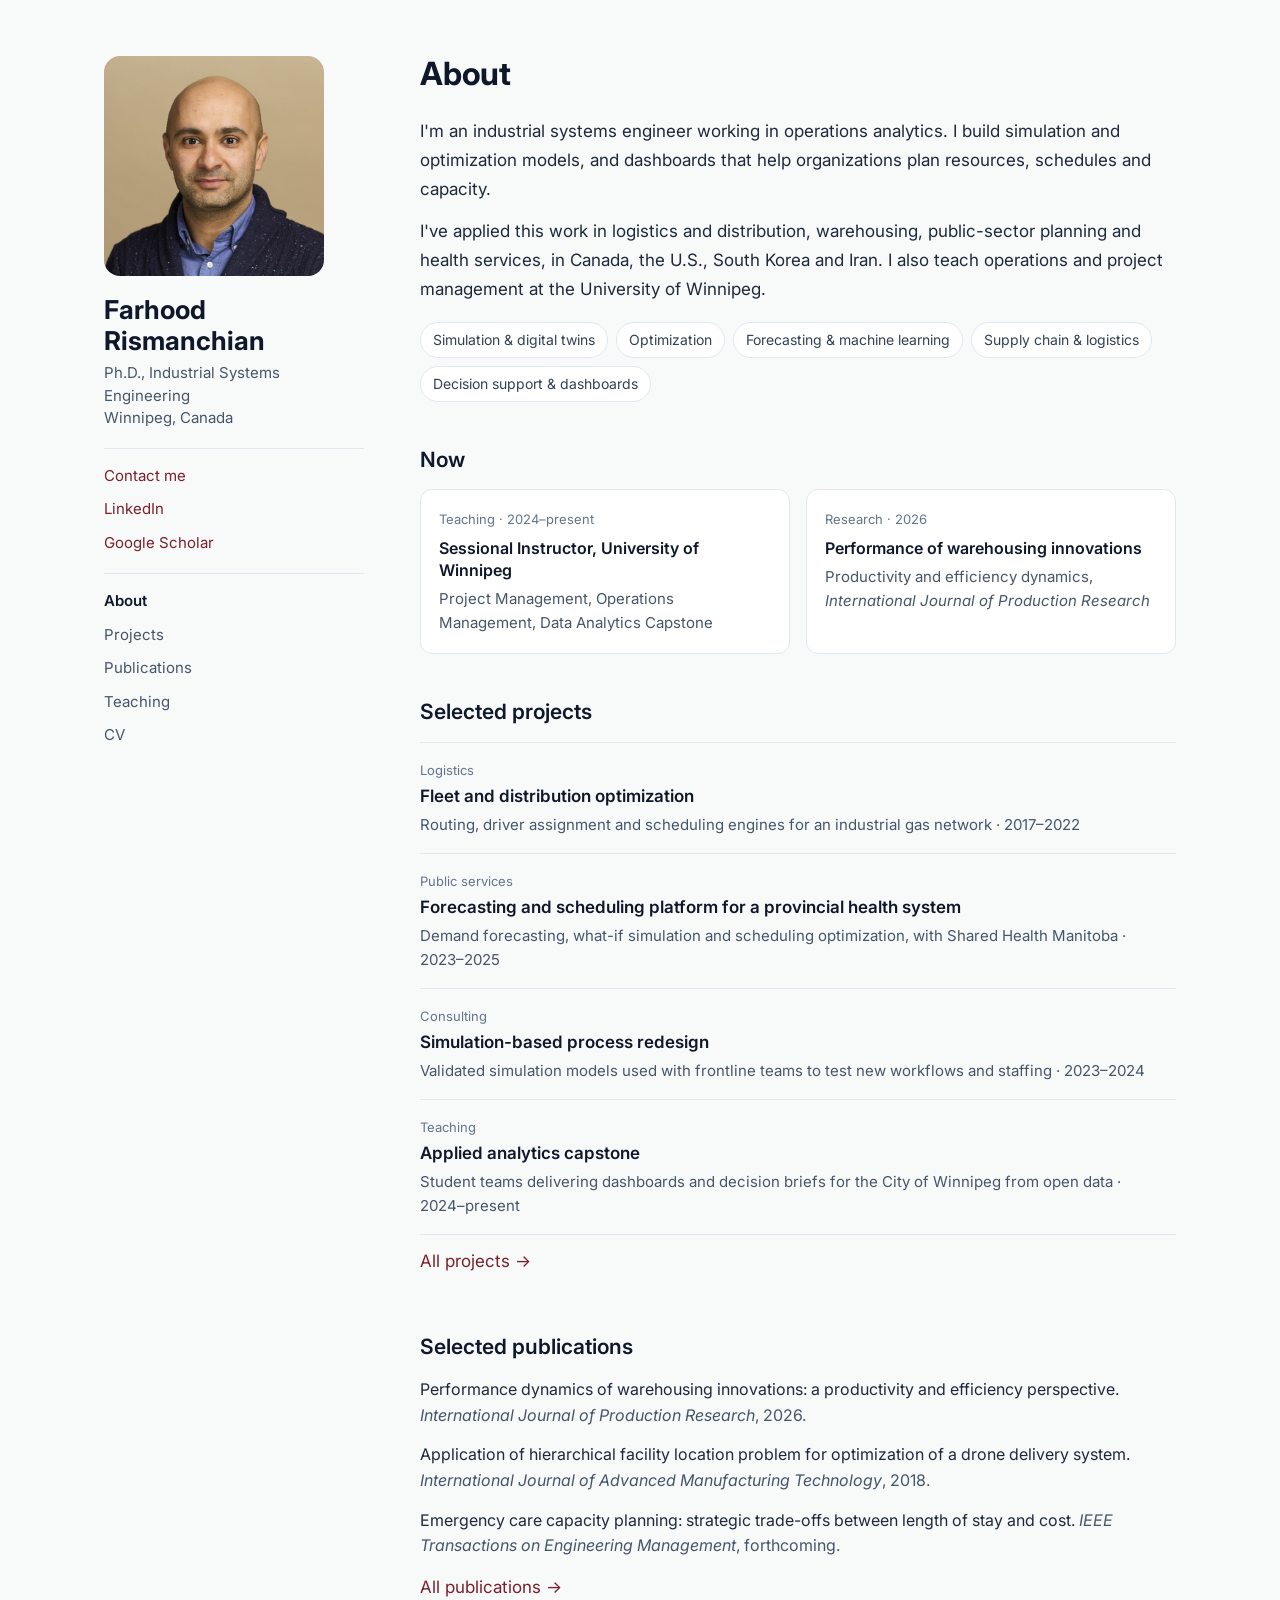
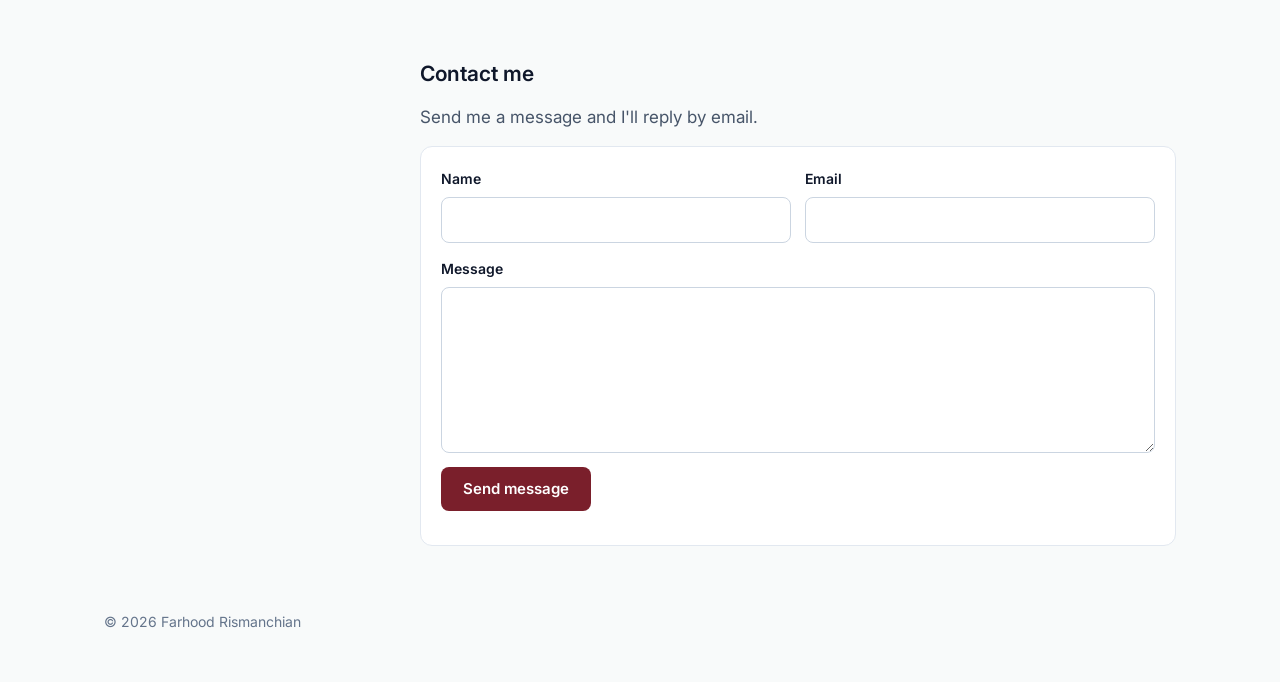
<file: index.html>
<!DOCTYPE html>
<html lang="en">
<head>
<meta charset="UTF-8">
<meta name="viewport" content="width=device-width, initial-scale=1.0">
<title>Farhood Rismanchian, Ph.D. — Operations Analytics</title>
<meta name="description" content="Farhood Rismanchian, Ph.D. — industrial systems engineer in Winnipeg working on simulation, optimization, forecasting and decision support.">
<meta property="og:type" content="website">
<meta property="og:title" content="Farhood Rismanchian, Ph.D. — Operations Analytics">
<meta property="og:description" content="Farhood Rismanchian, Ph.D. — industrial systems engineer in Winnipeg working on simulation, optimization, forecasting and decision support.">
<meta property="og:url" content="https://farhoodrisman.github.io/">
<meta property="og:image" content="https://farhoodrisman.github.io/assets/img/Farhood-photo.jpg">
<meta name="twitter:card" content="summary">
<link rel="icon" href="data:image/svg+xml,%3Csvg xmlns='http://www.w3.org/2000/svg' viewBox='0 0 100 100'%3E%3Crect width='100' height='100' rx='20' fill='%237a1f2b'/%3E%3Ctext x='50' y='64' font-family='Arial,sans-serif' font-size='42' font-weight='bold' fill='white' text-anchor='middle'%3EFR%3C/text%3E%3C/svg%3E">
<link rel="preconnect" href="https://fonts.googleapis.com">
<link href="https://fonts.googleapis.com/css2?family=Inter:wght@400;500;600;700&display=swap" rel="stylesheet">
<link rel="stylesheet" href="assets/css/style.css">
</head>
<body>
<div class="layout">

  <aside class="sidebar">
    <a href="index.html"><img class="avatar" src="assets/img/Farhood-photo.jpg" alt="Portrait of Farhood Rismanchian" width="220" height="220"></a>
    <div class="id">
      <p class="name">Farhood Rismanchian</p>
      <p class="sub">Ph.D., Industrial Systems Engineering</p>
      <p class="sub">Winnipeg, Canada</p>
    </div>
    <div class="links">
      <a href="index.html#contact">Contact me</a>
      <a href="https://www.linkedin.com/in/farhood-rismanchian-9325a832/" target="_blank" rel="noopener">LinkedIn</a>
      <a href="https://scholar.google.com/citations?user=YFpS0EEAAAAJ&amp;hl=en" target="_blank" rel="noopener">Google Scholar</a>
    </div>
    <nav class="nav" aria-label="Site">
        <a href="index.html" class="active" aria-current="page">About</a>
        <a href="projects.html">Projects</a>
        <a href="publications.html">Publications</a>
        <a href="teaching.html">Teaching</a>
        <a href="cv.html">CV</a>
    </nav>
  </aside>

  <main class="content">
    <h1>About</h1>
    <section>
      <p>I'm an industrial systems engineer working in operations analytics. I build simulation and optimization models, and dashboards that help organizations plan resources, schedules and capacity.</p>
      <p>I've applied this work in logistics and distribution, warehousing, public-sector planning and health services, in Canada, the U.S., South Korea and Iran. I also teach operations and project management at the University of Winnipeg.</p>
      <ul class="chips">
        <li>Simulation &amp; digital twins</li><li>Optimization</li><li>Forecasting &amp; machine learning</li><li>Supply chain &amp; logistics</li><li>Decision support &amp; dashboards</li>
      </ul>
    </section>

    <section>
      <h2>Now</h2>
      <div class="cards">
        <div class="card"><span class="meta">Teaching &middot; <span class="yr">2024&ndash;present</span></span><span class="card-t">Sessional Instructor, University of Winnipeg</span><span class="card-d">Project Management, Operations Management, Data Analytics Capstone</span></div>
        <div class="card"><span class="meta">Research &middot; 2026</span><span class="card-t">Performance of warehousing innovations</span><span class="card-d">Productivity and efficiency dynamics, <em>International Journal of Production Research</em></span></div>
      </div>
    </section>

    <section>
      <h2>Selected projects</h2>
      <div class="rows">
      <a class="row" href="projects.html#fleet"><span class="tag">Logistics</span><span class="row-t">Fleet and distribution optimization</span><span class="row-d">Routing, driver assignment and scheduling engines for an industrial gas network &middot; <span class="yr">2017&ndash;2022</span></span></a>
      <a class="row" href="projects.html#platform"><span class="tag">Public services</span><span class="row-t">Forecasting and scheduling platform for a provincial health system</span><span class="row-d">Demand forecasting, what-if simulation and scheduling optimization, with Shared Health Manitoba &middot; <span class="yr">2023&ndash;2025</span></span></a>
      <a class="row" href="projects.html#redesign"><span class="tag">Consulting</span><span class="row-t">Simulation-based process redesign</span><span class="row-d">Validated simulation models used with frontline teams to test new workflows and staffing &middot; <span class="yr">2023&ndash;2024</span></span></a>
      <a class="row" href="teaching.html"><span class="tag">Teaching</span><span class="row-t">Applied analytics capstone</span><span class="row-d">Student teams delivering dashboards and decision briefs for the City of Winnipeg from open data &middot; <span class="yr">2024&ndash;present</span></span></a>
      </div>
      <p><a href="projects.html">All projects &rarr;</a></p>
    </section>

    <section>
      <h2>Selected publications</h2>
      <p class="pub">Performance dynamics of warehousing innovations: a productivity and efficiency perspective. <span class="muted"><em>International Journal of Production Research</em>, 2026.</span></p>
      <p class="pub">Application of hierarchical facility location problem for optimization of a drone delivery system. <span class="muted"><em>International Journal of Advanced Manufacturing Technology</em>, 2018.</span></p>
      <p class="pub">Emergency care capacity planning: strategic trade-offs between length of stay and cost. <span class="muted"><em>IEEE Transactions on Engineering Management</em>, forthcoming.</span></p>
      <p><a href="publications.html">All publications &rarr;</a></p>
    </section>
    <section id="contact" class="contact">
      <h2>Contact me</h2>
      <p class="muted">Send me a message and I'll reply by email.</p>
      <form id="contact-form" action="https://api.web3forms.com/submit" method="POST">
        <input type="hidden" name="access_key" value="a7cc8998-5037-4771-9659-6bd43a987c09">
        <input type="hidden" name="subject" value="New message from farhoodrisman.github.io">
        <input type="hidden" name="from_name" value="Personal website">
        <input type="checkbox" name="botcheck" class="hp" tabindex="-1" autocomplete="off" aria-hidden="true">
        <div class="field-row">
          <label>Name<input type="text" name="name" required autocomplete="name"></label>
          <label>Email<input type="email" name="email" required autocomplete="email"></label>
        </div>
        <label>Message<textarea name="message" rows="6" required></textarea></label>
        <button type="submit">Send message</button>
        <p id="form-status" class="form-status" role="status" aria-live="polite"></p>
      </form>
    </section>
    <script>
    {
      const f = document.getElementById('contact-form');
      const out = document.getElementById('form-status');
      f.addEventListener('submit', async (e) => {
        e.preventDefault();
        const btn = f.querySelector('button');
        btn.disabled = true; out.className = 'form-status'; out.textContent = 'Sending\u2026';
        try {
          const r = await fetch(f.action, { method: 'POST', headers: { 'Accept': 'application/json' }, body: new FormData(f) });
          const j = await r.json();
          if (r.ok && j.success) { out.textContent = 'Thank you \u2014 your message has been sent.'; out.classList.add('ok'); f.reset(); }
          else { throw new Error(j.message || 'Send failed'); }
        } catch (err) {
          out.textContent = 'Sorry, the message could not be sent. Please try again later or reach me on LinkedIn.'; out.classList.add('err');
        } finally { btn.disabled = false; }
      });
    }
    </script>
  </main>

</div>
<footer class="foot">&copy; 2026 Farhood Rismanchian</footer>
</body>
</html>
</file>
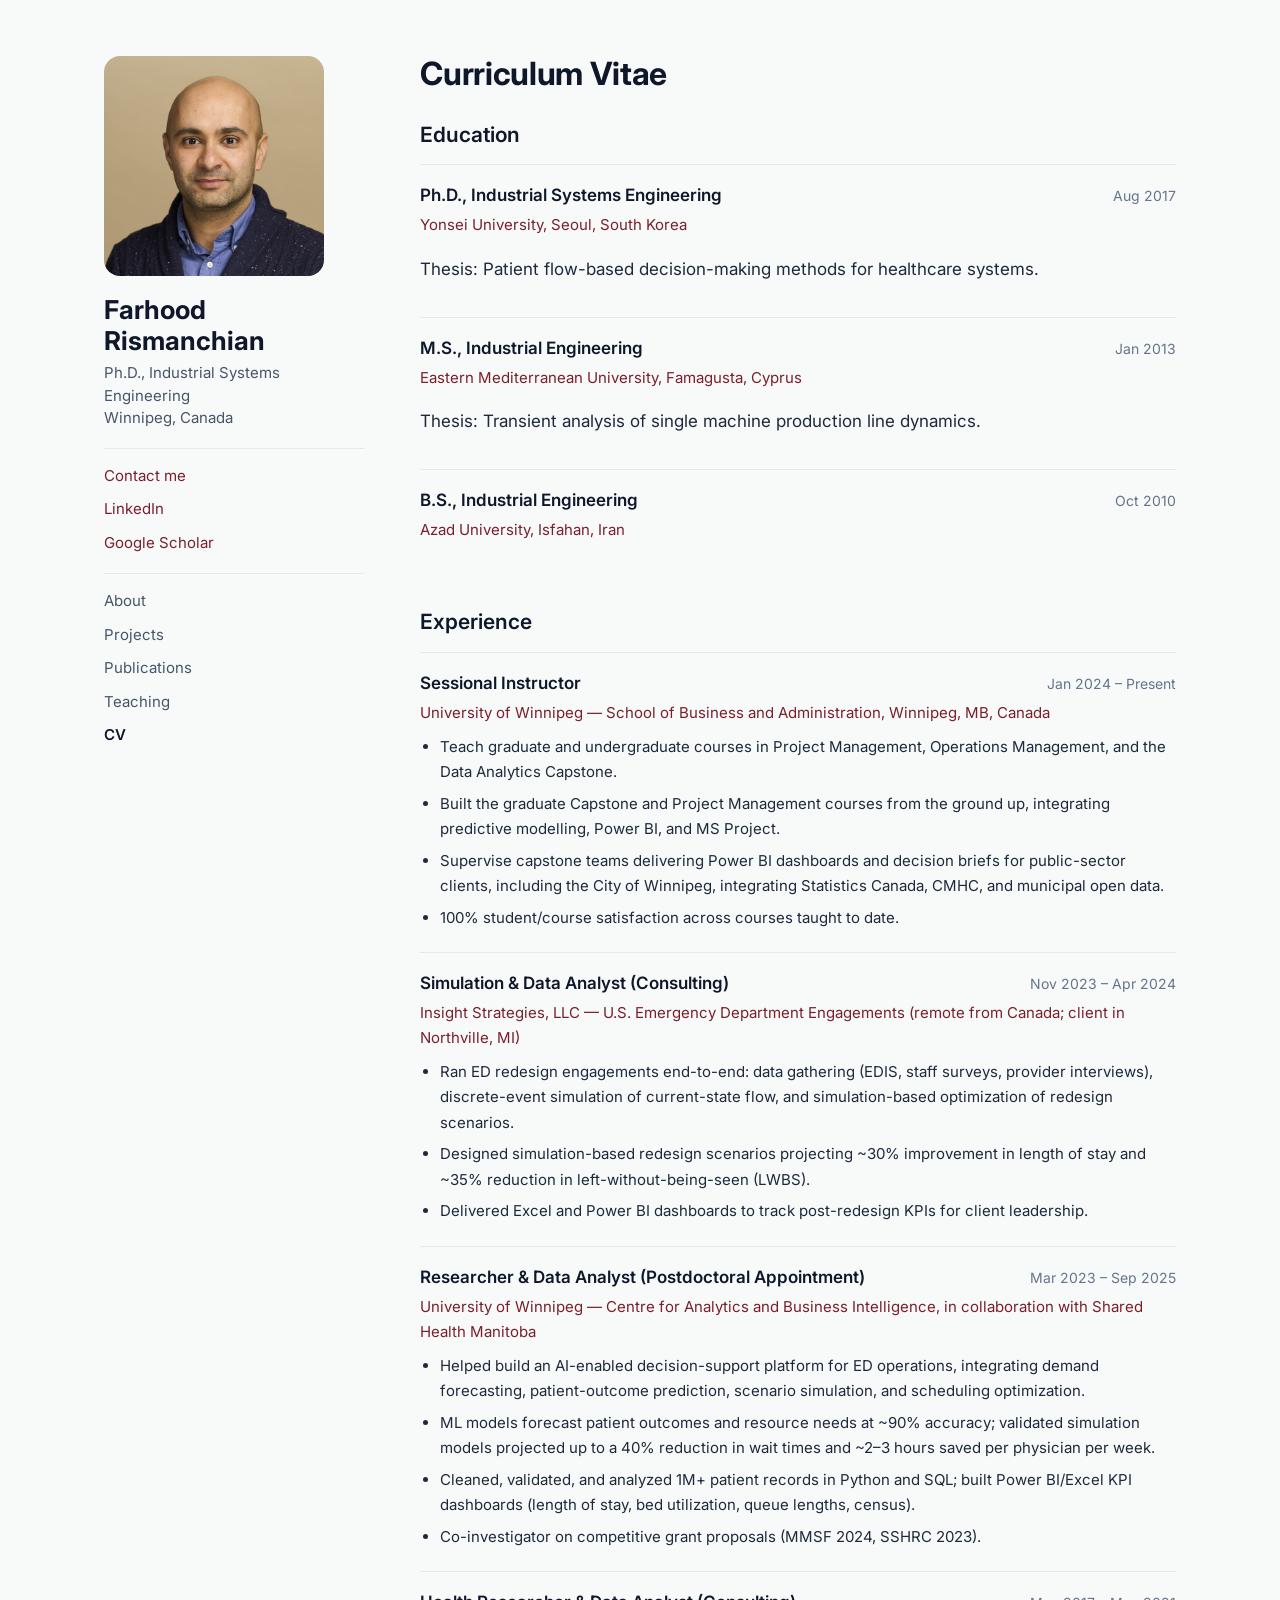
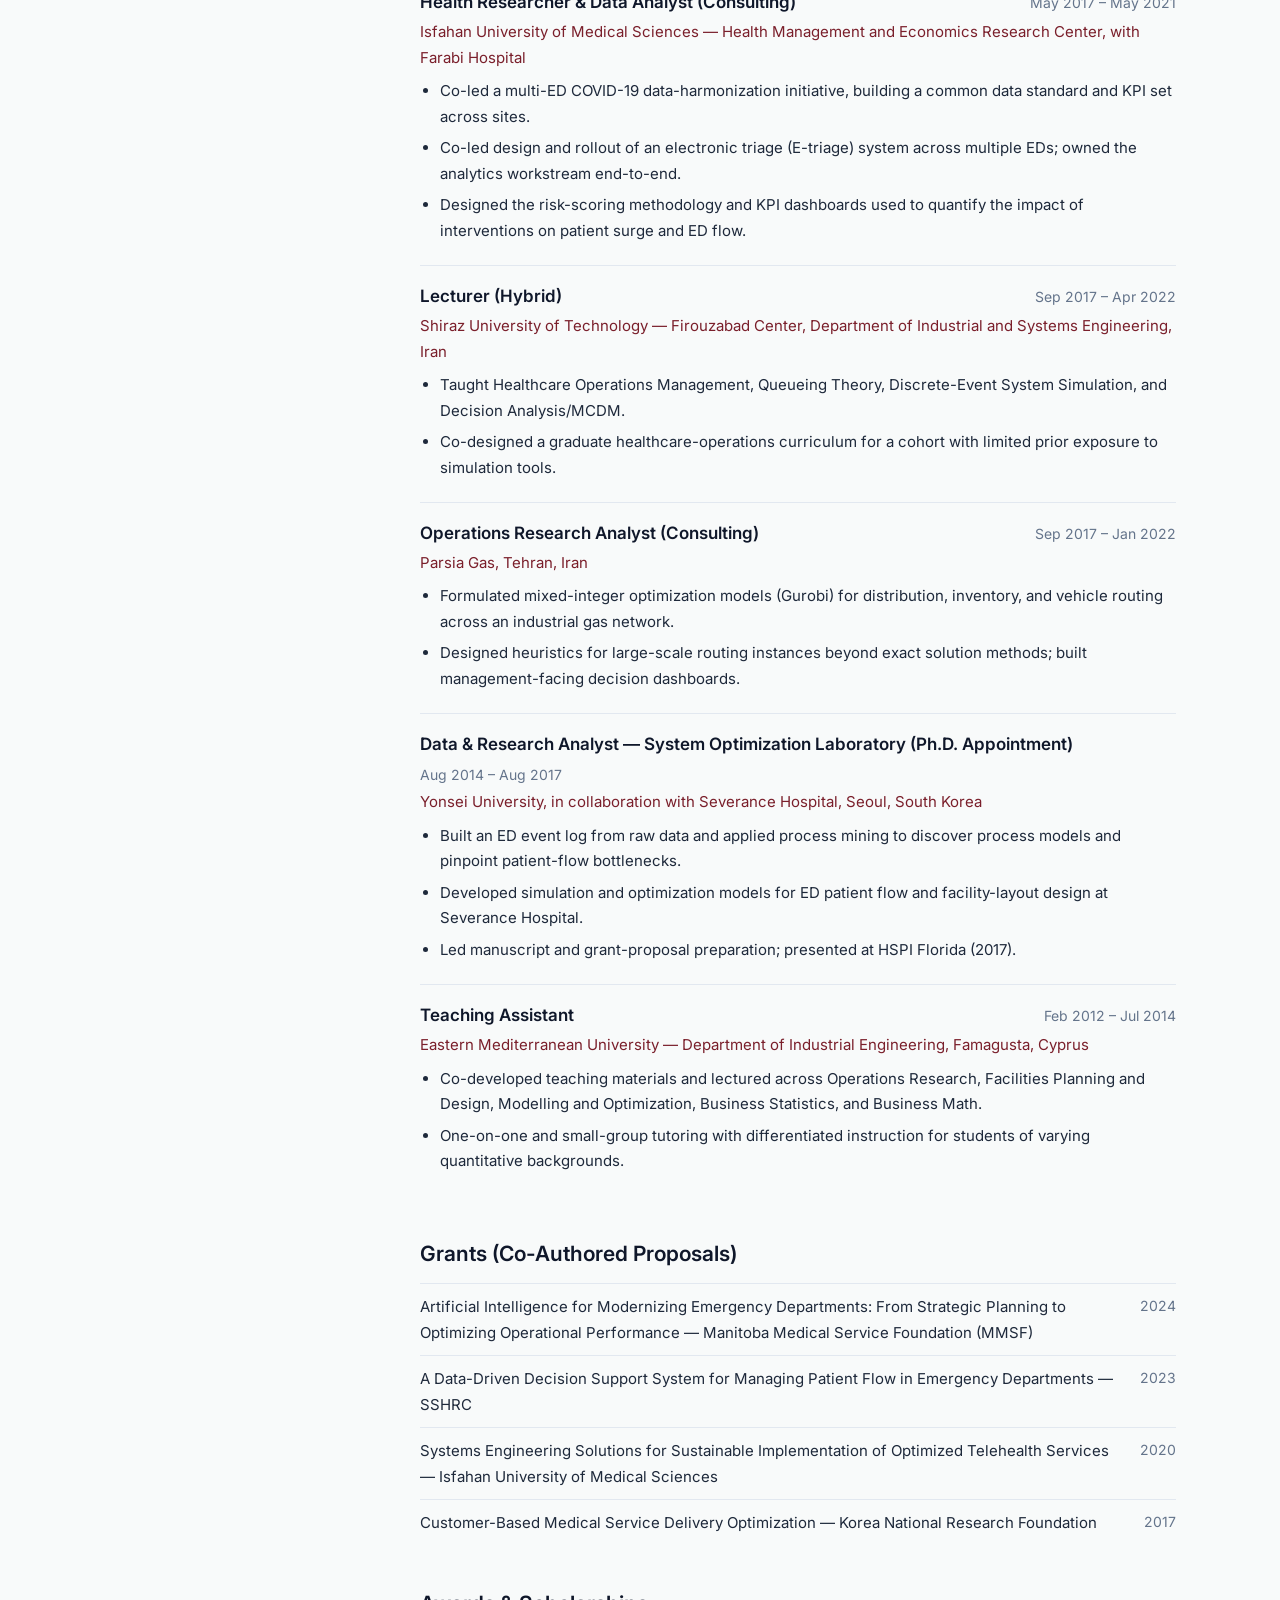
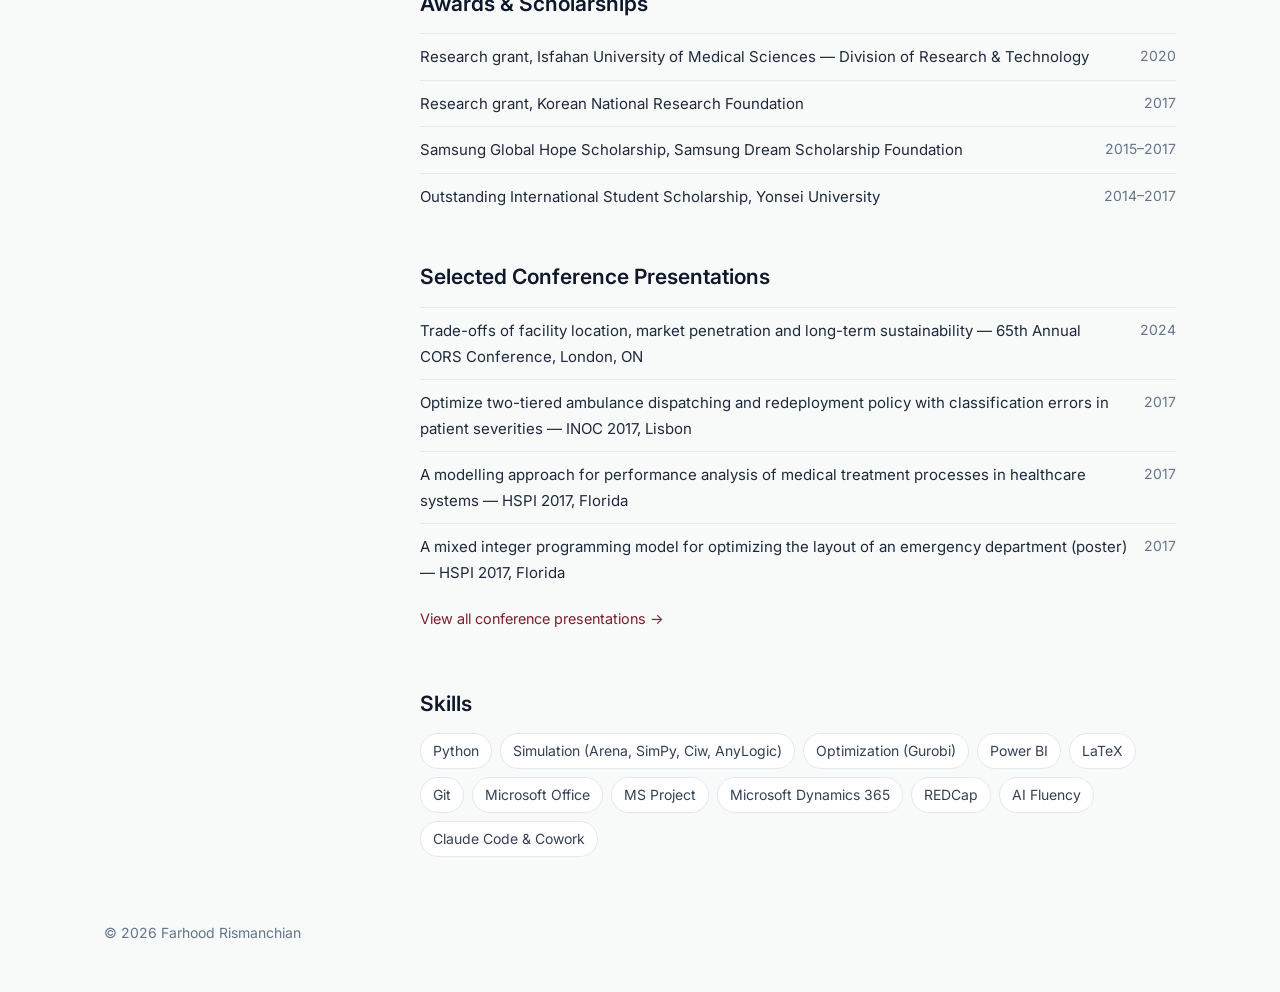
<file: cv.html>
<!DOCTYPE html>
<html lang="en">
<head>
<meta charset="UTF-8">
<meta name="viewport" content="width=device-width, initial-scale=1.0">
<title>CV — Farhood Rismanchian, Ph.D.</title>
<meta name="description" content="Curriculum vitae of Farhood Rismanchian, Ph.D.: education, experience, grants, awards, presentations and skills.">
<meta property="og:type" content="website">
<meta property="og:title" content="CV — Farhood Rismanchian, Ph.D.">
<meta property="og:description" content="Curriculum vitae of Farhood Rismanchian, Ph.D.: education, experience, grants, awards, presentations and skills.">
<meta property="og:url" content="https://farhoodrisman.github.io/cv.html">
<meta property="og:image" content="https://farhoodrisman.github.io/assets/img/Farhood-photo.jpg">
<meta name="twitter:card" content="summary">
<link rel="icon" href="data:image/svg+xml,%3Csvg xmlns='http://www.w3.org/2000/svg' viewBox='0 0 100 100'%3E%3Crect width='100' height='100' rx='20' fill='%237a1f2b'/%3E%3Ctext x='50' y='64' font-family='Arial,sans-serif' font-size='42' font-weight='bold' fill='white' text-anchor='middle'%3EFR%3C/text%3E%3C/svg%3E">
<link rel="preconnect" href="https://fonts.googleapis.com">
<link href="https://fonts.googleapis.com/css2?family=Inter:wght@400;500;600;700&display=swap" rel="stylesheet">
<link rel="stylesheet" href="assets/css/style.css">
</head>
<body>
<div class="layout">

  <aside class="sidebar">
    <a href="index.html"><img class="avatar" src="assets/img/Farhood-photo.jpg" alt="Portrait of Farhood Rismanchian" width="220" height="220"></a>
    <div class="id">
      <p class="name">Farhood Rismanchian</p>
      <p class="sub">Ph.D., Industrial Systems Engineering</p>
      <p class="sub">Winnipeg, Canada</p>
    </div>
    <div class="links">
      <a href="index.html#contact">Contact me</a>
      <a href="https://www.linkedin.com/in/farhood-rismanchian-9325a832/" target="_blank" rel="noopener">LinkedIn</a>
      <a href="https://scholar.google.com/citations?user=YFpS0EEAAAAJ&amp;hl=en" target="_blank" rel="noopener">Google Scholar</a>
    </div>
    <nav class="nav" aria-label="Site">
        <a href="index.html">About</a>
        <a href="projects.html">Projects</a>
        <a href="publications.html">Publications</a>
        <a href="teaching.html">Teaching</a>
        <a href="cv.html" class="active" aria-current="page">CV</a>
    </nav>
  </aside>

  <main class="content">
    <h1>Curriculum Vitae</h1>


  <section>
    <h2 class="section-title">Education</h2>

    <div class="cv-entry">
      <div class="cv-entry-header">
        <span class="cv-role">Ph.D., Industrial Systems Engineering</span>
        <span class="cv-dates">Aug 2017</span>
      </div>
      <div class="cv-org">Yonsei University, Seoul, South Korea</div>
      <p>Thesis: Patient flow-based decision-making methods for healthcare systems.</p>
    </div>

    <div class="cv-entry">
      <div class="cv-entry-header">
        <span class="cv-role">M.S., Industrial Engineering</span>
        <span class="cv-dates">Jan 2013</span>
      </div>
      <div class="cv-org">Eastern Mediterranean University, Famagusta, Cyprus</div>
      <p>Thesis: Transient analysis of single machine production line dynamics.</p>
    </div>

    <div class="cv-entry">
      <div class="cv-entry-header">
        <span class="cv-role">B.S., Industrial Engineering</span>
        <span class="cv-dates">Oct 2010</span>
      </div>
      <div class="cv-org">Azad University, Isfahan, Iran</div>
    </div>
  </section>

  <section>
    <h2 class="section-title">Experience</h2>

    <div class="cv-entry">
      <div class="cv-entry-header">
        <span class="cv-role">Sessional Instructor</span>
        <span class="cv-dates">Jan 2024 – Present</span>
      </div>
      <div class="cv-org">University of Winnipeg — School of Business and Administration, Winnipeg, MB, Canada</div>
      <ul>
        <li>Teach graduate and undergraduate courses in Project Management, Operations Management, and the Data Analytics Capstone.</li>
        <li>Built the graduate Capstone and Project Management courses from the ground up, integrating predictive modelling, Power BI, and MS Project.</li>
        <li>Supervise capstone teams delivering Power BI dashboards and decision briefs for public-sector clients, including the City of Winnipeg, integrating Statistics Canada, CMHC, and municipal open data.</li>
        <li>100% student/course satisfaction across courses taught to date.</li>
      </ul>
    </div>

    <div class="cv-entry">
      <div class="cv-entry-header">
        <span class="cv-role">Simulation &amp; Data Analyst (Consulting)</span>
        <span class="cv-dates">Nov 2023 – Apr 2024</span>
      </div>
      <div class="cv-org">Insight Strategies, LLC — U.S. Emergency Department Engagements (remote from Canada; client in Northville, MI)</div>
      <ul>
        <li>Ran ED redesign engagements end-to-end: data gathering (EDIS, staff surveys, provider interviews), discrete-event simulation of current-state flow, and simulation-based optimization of redesign scenarios.</li>
        <li>Designed simulation-based redesign scenarios projecting ~30% improvement in length of stay and ~35% reduction in left-without-being-seen (LWBS).</li>
        <li>Delivered Excel and Power BI dashboards to track post-redesign KPIs for client leadership.</li>
      </ul>
    </div>

    <div class="cv-entry">
      <div class="cv-entry-header">
        <span class="cv-role">Researcher &amp; Data Analyst (Postdoctoral Appointment)</span>
        <span class="cv-dates">Mar 2023 – Sep 2025</span>
      </div>
      <div class="cv-org">University of Winnipeg — Centre for Analytics and Business Intelligence, in collaboration with Shared Health Manitoba</div>
      <ul>
        <li>Helped build an AI-enabled decision-support platform for ED operations, integrating demand forecasting, patient-outcome prediction, scenario simulation, and scheduling optimization.</li>
        <li>ML models forecast patient outcomes and resource needs at ~90% accuracy; validated simulation models projected up to a 40% reduction in wait times and ~2–3 hours saved per physician per week.</li>
        <li>Cleaned, validated, and analyzed 1M+ patient records in Python and SQL; built Power BI/Excel KPI dashboards (length of stay, bed utilization, queue lengths, census).</li>
        <li>Co-investigator on competitive grant proposals (MMSF 2024, SSHRC 2023).</li>
      </ul>
    </div>

    <div class="cv-entry">
      <div class="cv-entry-header">
        <span class="cv-role">Health Researcher &amp; Data Analyst (Consulting)</span>
        <span class="cv-dates">May 2017 – May 2021</span>
      </div>
      <div class="cv-org">Isfahan University of Medical Sciences — Health Management and Economics Research Center, with Farabi Hospital</div>
      <ul>
        <li>Co-led a multi-ED COVID-19 data-harmonization initiative, building a common data standard and KPI set across sites.</li>
        <li>Co-led design and rollout of an electronic triage (E-triage) system across multiple EDs; owned the analytics workstream end-to-end.</li>
        <li>Designed the risk-scoring methodology and KPI dashboards used to quantify the impact of interventions on patient surge and ED flow.</li>
      </ul>
    </div>

    <div class="cv-entry">
      <div class="cv-entry-header">
        <span class="cv-role">Lecturer (Hybrid)</span>
        <span class="cv-dates">Sep 2017 – Apr 2022</span>
      </div>
      <div class="cv-org">Shiraz University of Technology — Firouzabad Center, Department of Industrial and Systems Engineering, Iran</div>
      <ul>
        <li>Taught Healthcare Operations Management, Queueing Theory, Discrete-Event System Simulation, and Decision Analysis/MCDM.</li>
        <li>Co-designed a graduate healthcare-operations curriculum for a cohort with limited prior exposure to simulation tools.</li>
      </ul>
    </div>

    <div class="cv-entry">
      <div class="cv-entry-header">
        <span class="cv-role">Operations Research Analyst (Consulting)</span>
        <span class="cv-dates">Sep 2017 – Jan 2022</span>
      </div>
      <div class="cv-org">Parsia Gas, Tehran, Iran</div>
      <ul>
        <li>Formulated mixed-integer optimization models (Gurobi) for distribution, inventory, and vehicle routing across an industrial gas network.</li>
        <li>Designed heuristics for large-scale routing instances beyond exact solution methods; built management-facing decision dashboards.</li>
      </ul>
    </div>

    <div class="cv-entry">
      <div class="cv-entry-header">
        <span class="cv-role">Data &amp; Research Analyst — System Optimization Laboratory (Ph.D. Appointment)</span>
        <span class="cv-dates">Aug 2014 – Aug 2017</span>
      </div>
      <div class="cv-org">Yonsei University, in collaboration with Severance Hospital, Seoul, South Korea</div>
      <ul>
        <li>Built an ED event log from raw data and applied process mining to discover process models and pinpoint patient-flow bottlenecks.</li>
        <li>Developed simulation and optimization models for ED patient flow and facility-layout design at Severance Hospital.</li>
        <li>Led manuscript and grant-proposal preparation; presented at HSPI Florida (2017).</li>
      </ul>
    </div>

    <div class="cv-entry">
      <div class="cv-entry-header">
        <span class="cv-role">Teaching Assistant</span>
        <span class="cv-dates">Feb 2012 – Jul 2014</span>
      </div>
      <div class="cv-org">Eastern Mediterranean University — Department of Industrial Engineering, Famagusta, Cyprus</div>
      <ul>
        <li>Co-developed teaching materials and lectured across Operations Research, Facilities Planning and Design, Modelling and Optimization, Business Statistics, and Business Math.</li>
        <li>One-on-one and small-group tutoring with differentiated instruction for students of varying quantitative backgrounds.</li>
      </ul>
    </div>
  </section>

  <section>
    <h2 class="section-title">Grants (Co-Authored Proposals)</h2>
    <ul class="simple-list">
      <li><span>Artificial Intelligence for Modernizing Emergency Departments: From Strategic Planning to Optimizing Operational Performance — Manitoba Medical Service Foundation (MMSF)</span><span class="meta">2024</span></li>
      <li><span>A Data-Driven Decision Support System for Managing Patient Flow in Emergency Departments — SSHRC</span><span class="meta">2023</span></li>
      <li><span>Systems Engineering Solutions for Sustainable Implementation of Optimized Telehealth Services — Isfahan University of Medical Sciences</span><span class="meta">2020</span></li>
      <li><span>Customer-Based Medical Service Delivery Optimization — Korea National Research Foundation</span><span class="meta">2017</span></li>
    </ul>
  </section>

  <section>
    <h2 class="section-title">Awards &amp; Scholarships</h2>
    <ul class="simple-list">
      <li><span>Research grant, Isfahan University of Medical Sciences — Division of Research &amp; Technology</span><span class="meta">2020</span></li>
      <li><span>Research grant, Korean National Research Foundation</span><span class="meta">2017</span></li>
      <li><span>Samsung Global Hope Scholarship, Samsung Dream Scholarship Foundation</span><span class="meta">2015–2017</span></li>
      <li><span>Outstanding International Student Scholarship, Yonsei University</span><span class="meta">2014–2017</span></li>
    </ul>
  </section>

  <section>
    <h2 class="section-title">Selected Conference Presentations</h2>
    <ul class="simple-list">
      <li><span>Trade-offs of facility location, market penetration and long-term sustainability — 65th Annual CORS Conference, London, ON</span><span class="meta">2024</span></li>
      <li><span>Optimize two-tiered ambulance dispatching and redeployment policy with classification errors in patient severities — INOC 2017, Lisbon</span><span class="meta">2017</span></li>
      <li><span>A modelling approach for performance analysis of medical treatment processes in healthcare systems — HSPI 2017, Florida</span><span class="meta">2017</span></li>
      <li><span>A mixed integer programming model for optimizing the layout of an emergency department (poster) — HSPI 2017, Florida</span><span class="meta">2017</span></li>
    </ul>
    <p style="margin-top:12px; font-size:0.9rem;"><a href="publications.html#presentations">View all conference presentations →</a></p>
  </section>

  <section>
    <h2 class="section-title">Skills</h2>
    <ul class="skills-list">
      <li>Python</li>
      <li>Simulation (Arena, SimPy, Ciw, AnyLogic)</li>
      <li>Optimization (Gurobi)</li>
      <li>Power BI</li>
      <li>LaTeX</li>
      <li>Git</li>
      <li>Microsoft Office</li>
      <li>MS Project</li>
      <li>Microsoft Dynamics 365</li>
      <li>REDCap</li>
      <li>AI Fluency</li>
      <li>Claude Code &amp; Cowork</li>
    </ul>
  </section>


  </main>

</div>
<footer class="foot">&copy; 2026 Farhood Rismanchian</footer>
</body>
</html>
</file>
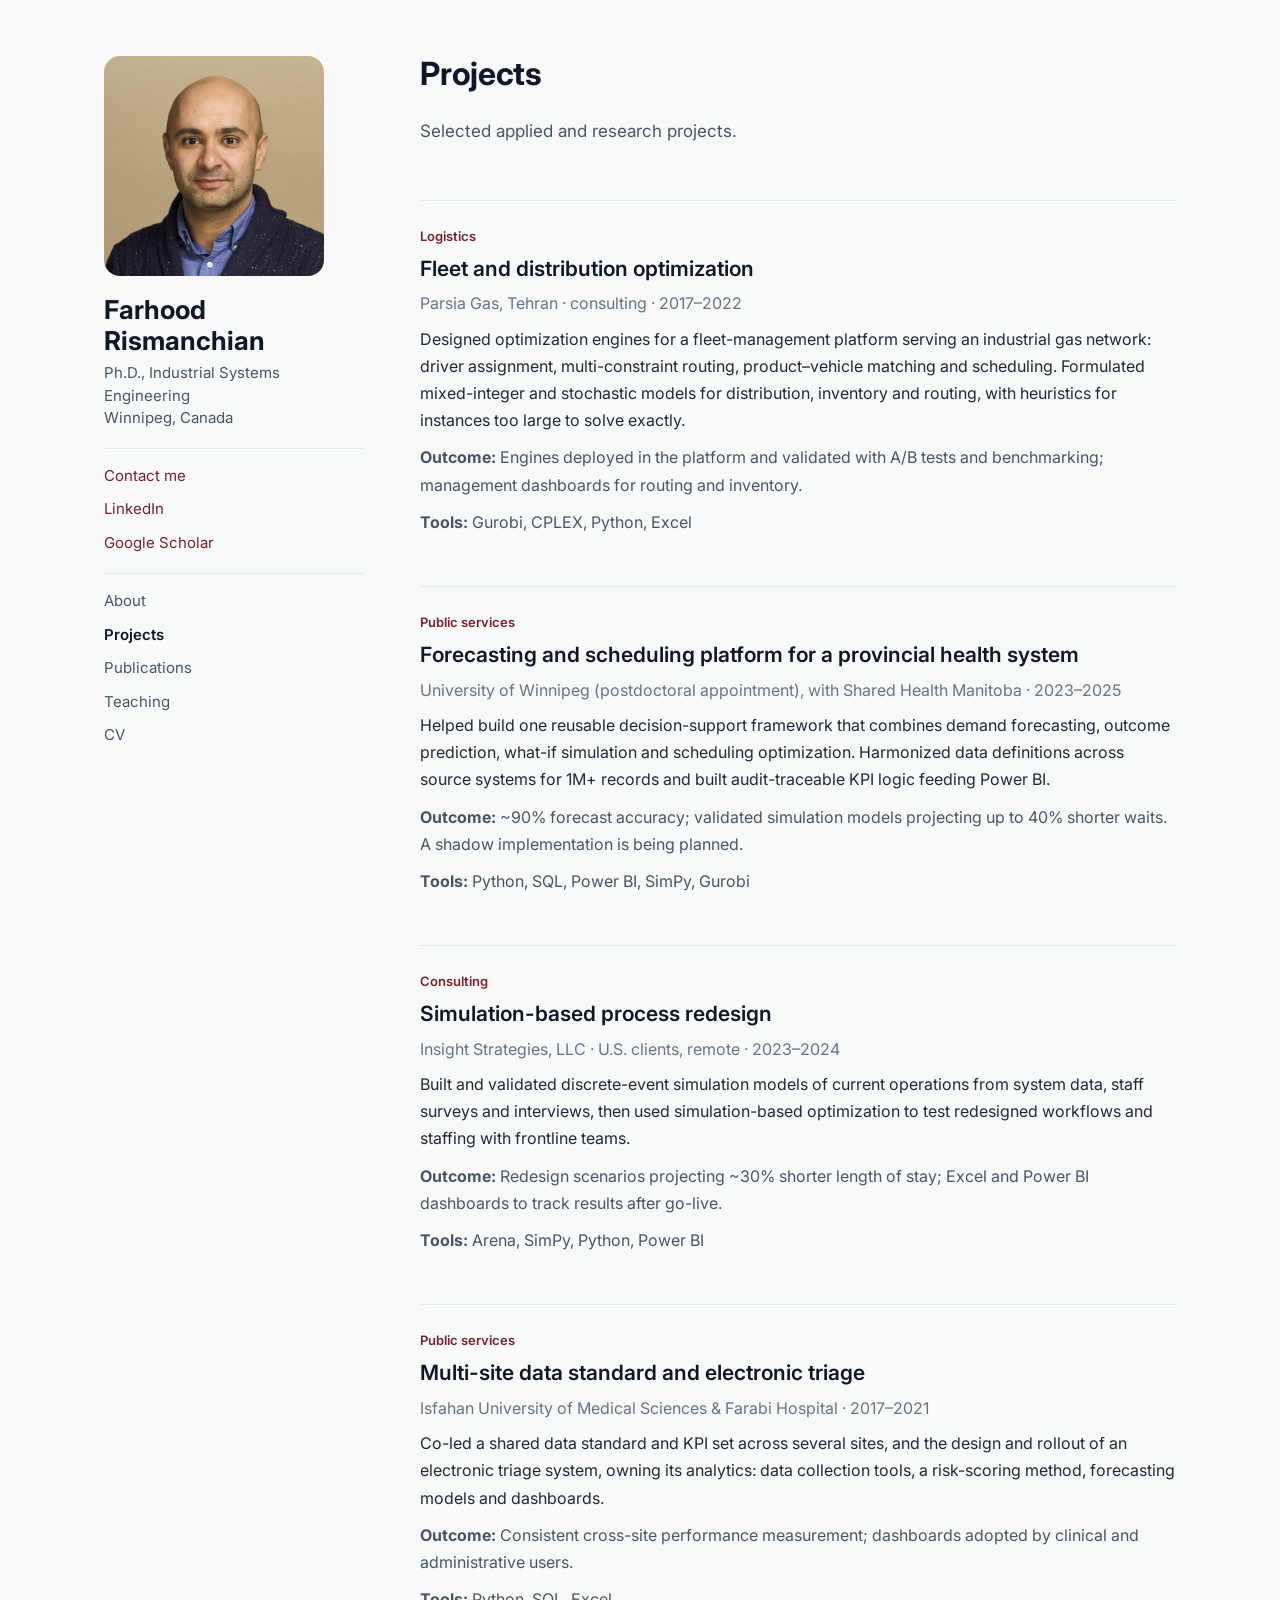
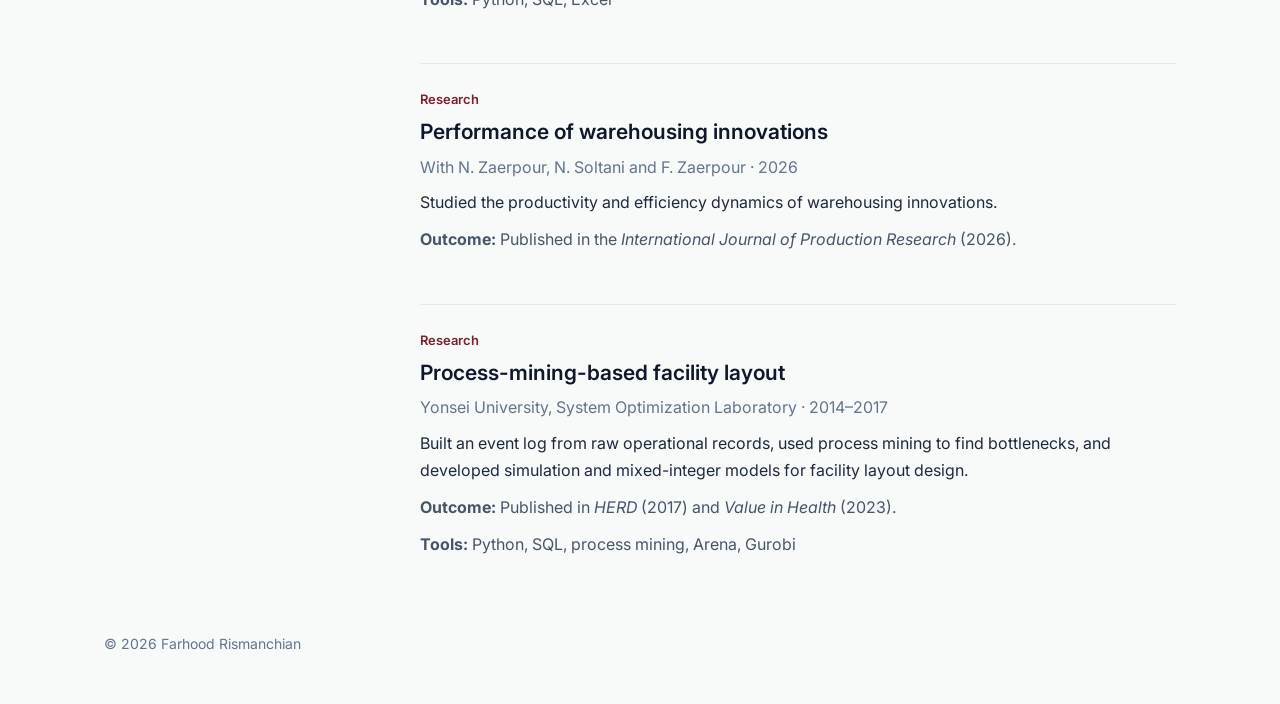
<file: projects.html>
<!DOCTYPE html>
<html lang="en">
<head>
<meta charset="UTF-8">
<meta name="viewport" content="width=device-width, initial-scale=1.0">
<title>Projects — Farhood Rismanchian, Ph.D.</title>
<meta name="description" content="Applied projects in logistics optimization, public-service decision support, simulation-based redesign and research.">
<meta property="og:type" content="website">
<meta property="og:title" content="Projects — Farhood Rismanchian, Ph.D.">
<meta property="og:description" content="Applied projects in logistics optimization, public-service decision support, simulation-based redesign and research.">
<meta property="og:url" content="https://farhoodrisman.github.io/projects.html">
<meta property="og:image" content="https://farhoodrisman.github.io/assets/img/Farhood-photo.jpg">
<meta name="twitter:card" content="summary">
<link rel="icon" href="data:image/svg+xml,%3Csvg xmlns='http://www.w3.org/2000/svg' viewBox='0 0 100 100'%3E%3Crect width='100' height='100' rx='20' fill='%237a1f2b'/%3E%3Ctext x='50' y='64' font-family='Arial,sans-serif' font-size='42' font-weight='bold' fill='white' text-anchor='middle'%3EFR%3C/text%3E%3C/svg%3E">
<link rel="preconnect" href="https://fonts.googleapis.com">
<link href="https://fonts.googleapis.com/css2?family=Inter:wght@400;500;600;700&display=swap" rel="stylesheet">
<link rel="stylesheet" href="assets/css/style.css">
</head>
<body>
<div class="layout">

  <aside class="sidebar">
    <a href="index.html"><img class="avatar" src="assets/img/Farhood-photo.jpg" alt="Portrait of Farhood Rismanchian" width="220" height="220"></a>
    <div class="id">
      <p class="name">Farhood Rismanchian</p>
      <p class="sub">Ph.D., Industrial Systems Engineering</p>
      <p class="sub">Winnipeg, Canada</p>
    </div>
    <div class="links">
      <a href="index.html#contact">Contact me</a>
      <a href="https://www.linkedin.com/in/farhood-rismanchian-9325a832/" target="_blank" rel="noopener">LinkedIn</a>
      <a href="https://scholar.google.com/citations?user=YFpS0EEAAAAJ&amp;hl=en" target="_blank" rel="noopener">Google Scholar</a>
    </div>
    <nav class="nav" aria-label="Site">
        <a href="index.html">About</a>
        <a href="projects.html" class="active" aria-current="page">Projects</a>
        <a href="publications.html">Publications</a>
        <a href="teaching.html">Teaching</a>
        <a href="cv.html">CV</a>
    </nav>
  </aside>

  <main class="content">
    <h1>Projects</h1>
    <p class="lead">Selected applied and research projects.</p>
    <article class="project" id="fleet">
      <span class="tag">Logistics</span>
      <h2>Fleet and distribution optimization</h2>
      <p class="meta">Parsia Gas, Tehran &middot; consulting &middot; 2017&ndash;2022</p>
      <p>Designed optimization engines for a fleet-management platform serving an industrial gas network: driver assignment, multi-constraint routing, product&ndash;vehicle matching and scheduling. Formulated mixed-integer and stochastic models for distribution, inventory and routing, with heuristics for instances too large to solve exactly.</p>
      <p class="muted"><strong>Outcome:</strong> Engines deployed in the platform and validated with A/B tests and benchmarking; management dashboards for routing and inventory.</p>
      <p class="muted"><strong>Tools:</strong> Gurobi, CPLEX, Python, Excel</p>
    </article>
    <article class="project" id="platform">
      <span class="tag">Public services</span>
      <h2>Forecasting and scheduling platform for a provincial health system</h2>
      <p class="meta">University of Winnipeg (postdoctoral appointment), with Shared Health Manitoba &middot; 2023&ndash;2025</p>
      <p>Helped build one reusable decision-support framework that combines demand forecasting, outcome prediction, what-if simulation and scheduling optimization. Harmonized data definitions across source systems for 1M+ records and built audit-traceable KPI logic feeding Power BI.</p>
      <p class="muted"><strong>Outcome:</strong> ~90% forecast accuracy; validated simulation models projecting up to 40% shorter waits. A shadow implementation is being planned.</p>
      <p class="muted"><strong>Tools:</strong> Python, SQL, Power BI, SimPy, Gurobi</p>
    </article>
    <article class="project" id="redesign">
      <span class="tag">Consulting</span>
      <h2>Simulation-based process redesign</h2>
      <p class="meta">Insight Strategies, LLC &middot; U.S. clients, remote &middot; 2023&ndash;2024</p>
      <p>Built and validated discrete-event simulation models of current operations from system data, staff surveys and interviews, then used simulation-based optimization to test redesigned workflows and staffing with frontline teams.</p>
      <p class="muted"><strong>Outcome:</strong> Redesign scenarios projecting ~30% shorter length of stay; Excel and Power BI dashboards to track results after go-live.</p>
      <p class="muted"><strong>Tools:</strong> Arena, SimPy, Python, Power BI</p>
    </article>
    <article class="project" id="harmonization">
      <span class="tag">Public services</span>
      <h2>Multi-site data standard and electronic triage</h2>
      <p class="meta">Isfahan University of Medical Sciences &amp; Farabi Hospital &middot; 2017&ndash;2021</p>
      <p>Co-led a shared data standard and KPI set across several sites, and the design and rollout of an electronic triage system, owning its analytics: data collection tools, a risk-scoring method, forecasting models and dashboards.</p>
      <p class="muted"><strong>Outcome:</strong> Consistent cross-site performance measurement; dashboards adopted by clinical and administrative users.</p>
      <p class="muted"><strong>Tools:</strong> Python, SQL, Excel</p>
    </article>
    <article class="project" id="warehousing">
      <span class="tag">Research</span>
      <h2>Performance of warehousing innovations</h2>
      <p class="meta">With N. Zaerpour, N. Soltani and F. Zaerpour &middot; 2026</p>
      <p>Studied the productivity and efficiency dynamics of warehousing innovations.</p>
      <p class="muted"><strong>Outcome:</strong> Published in the <em>International Journal of Production Research</em> (2026).</p>
    </article>
    <article class="project" id="process-mining">
      <span class="tag">Research</span>
      <h2>Process-mining-based facility layout</h2>
      <p class="meta">Yonsei University, System Optimization Laboratory &middot; 2014&ndash;2017</p>
      <p>Built an event log from raw operational records, used process mining to find bottlenecks, and developed simulation and mixed-integer models for facility layout design.</p>
      <p class="muted"><strong>Outcome:</strong> Published in <em>HERD</em> (2017) and <em>Value in Health</em> (2023).</p>
      <p class="muted"><strong>Tools:</strong> Python, SQL, process mining, Arena, Gurobi</p>
    </article>
  </main>

</div>
<footer class="foot">&copy; 2026 Farhood Rismanchian</footer>
</body>
</html>
</file>
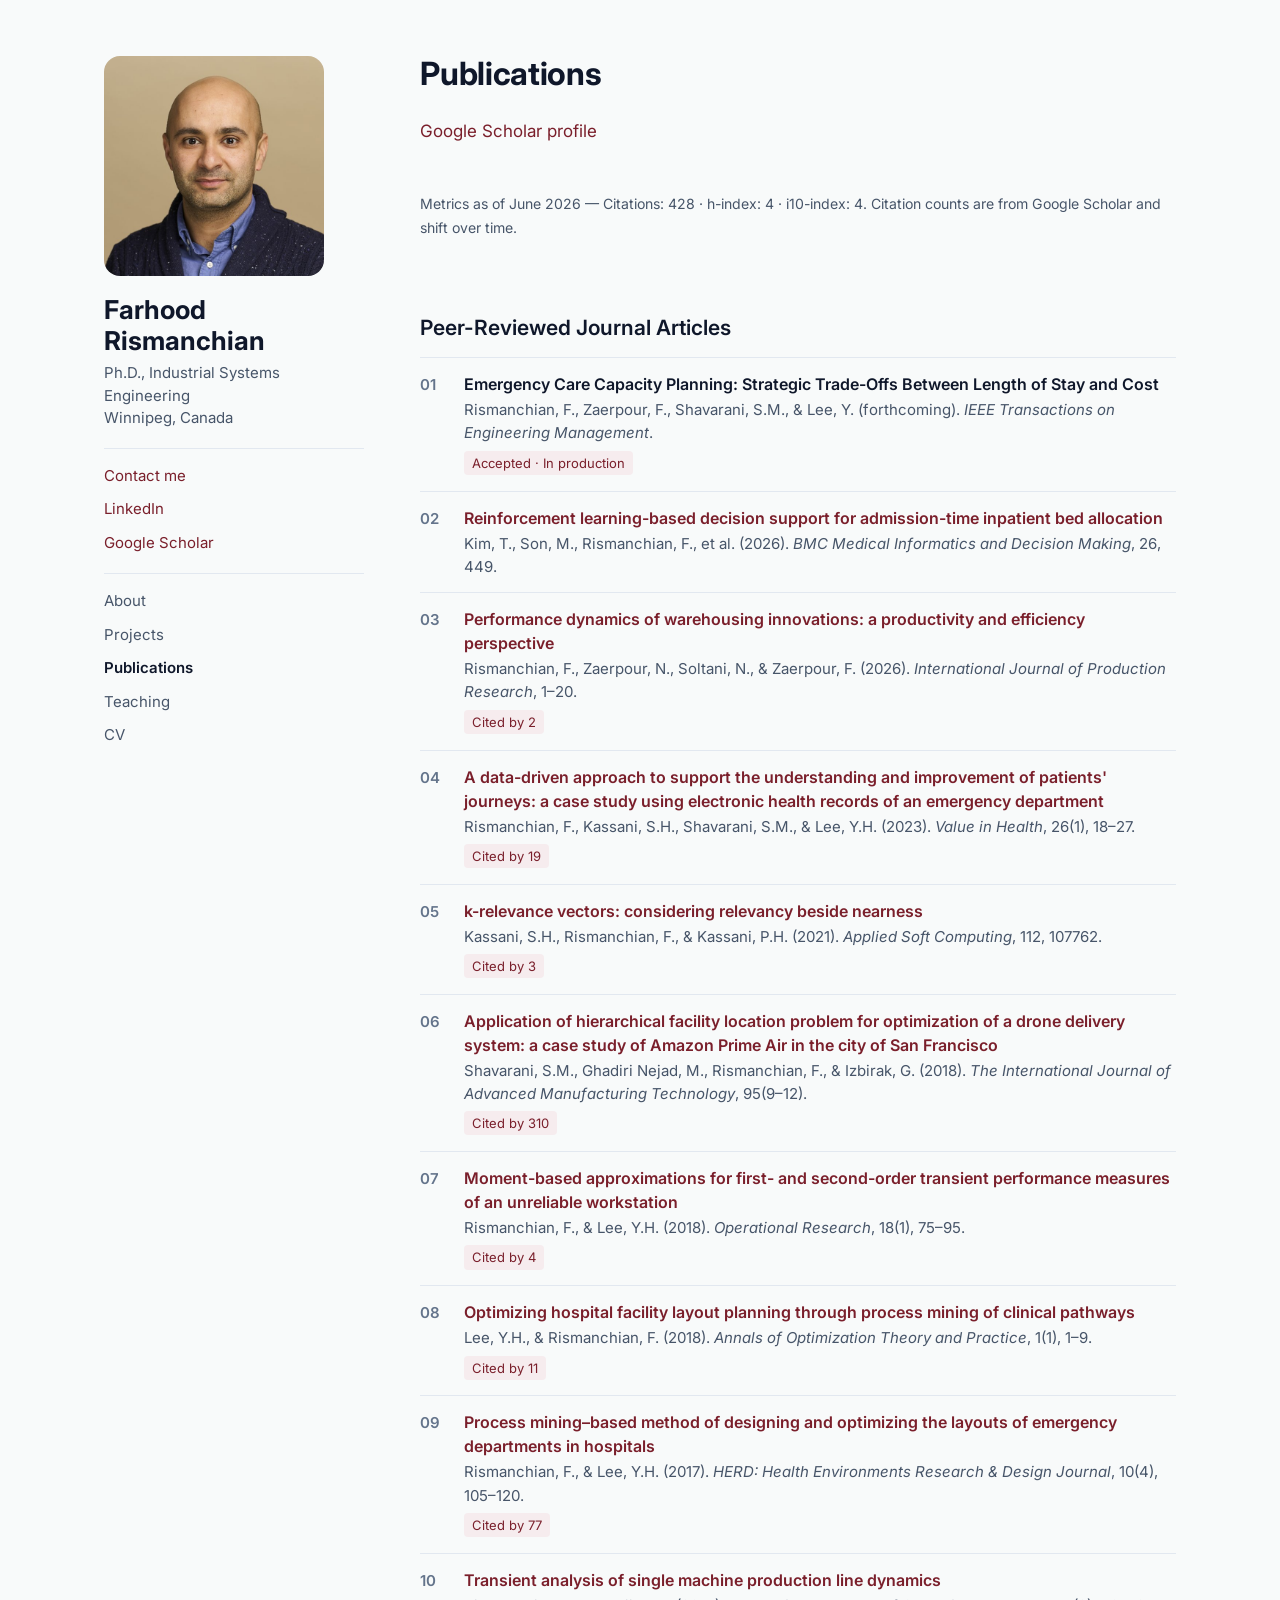
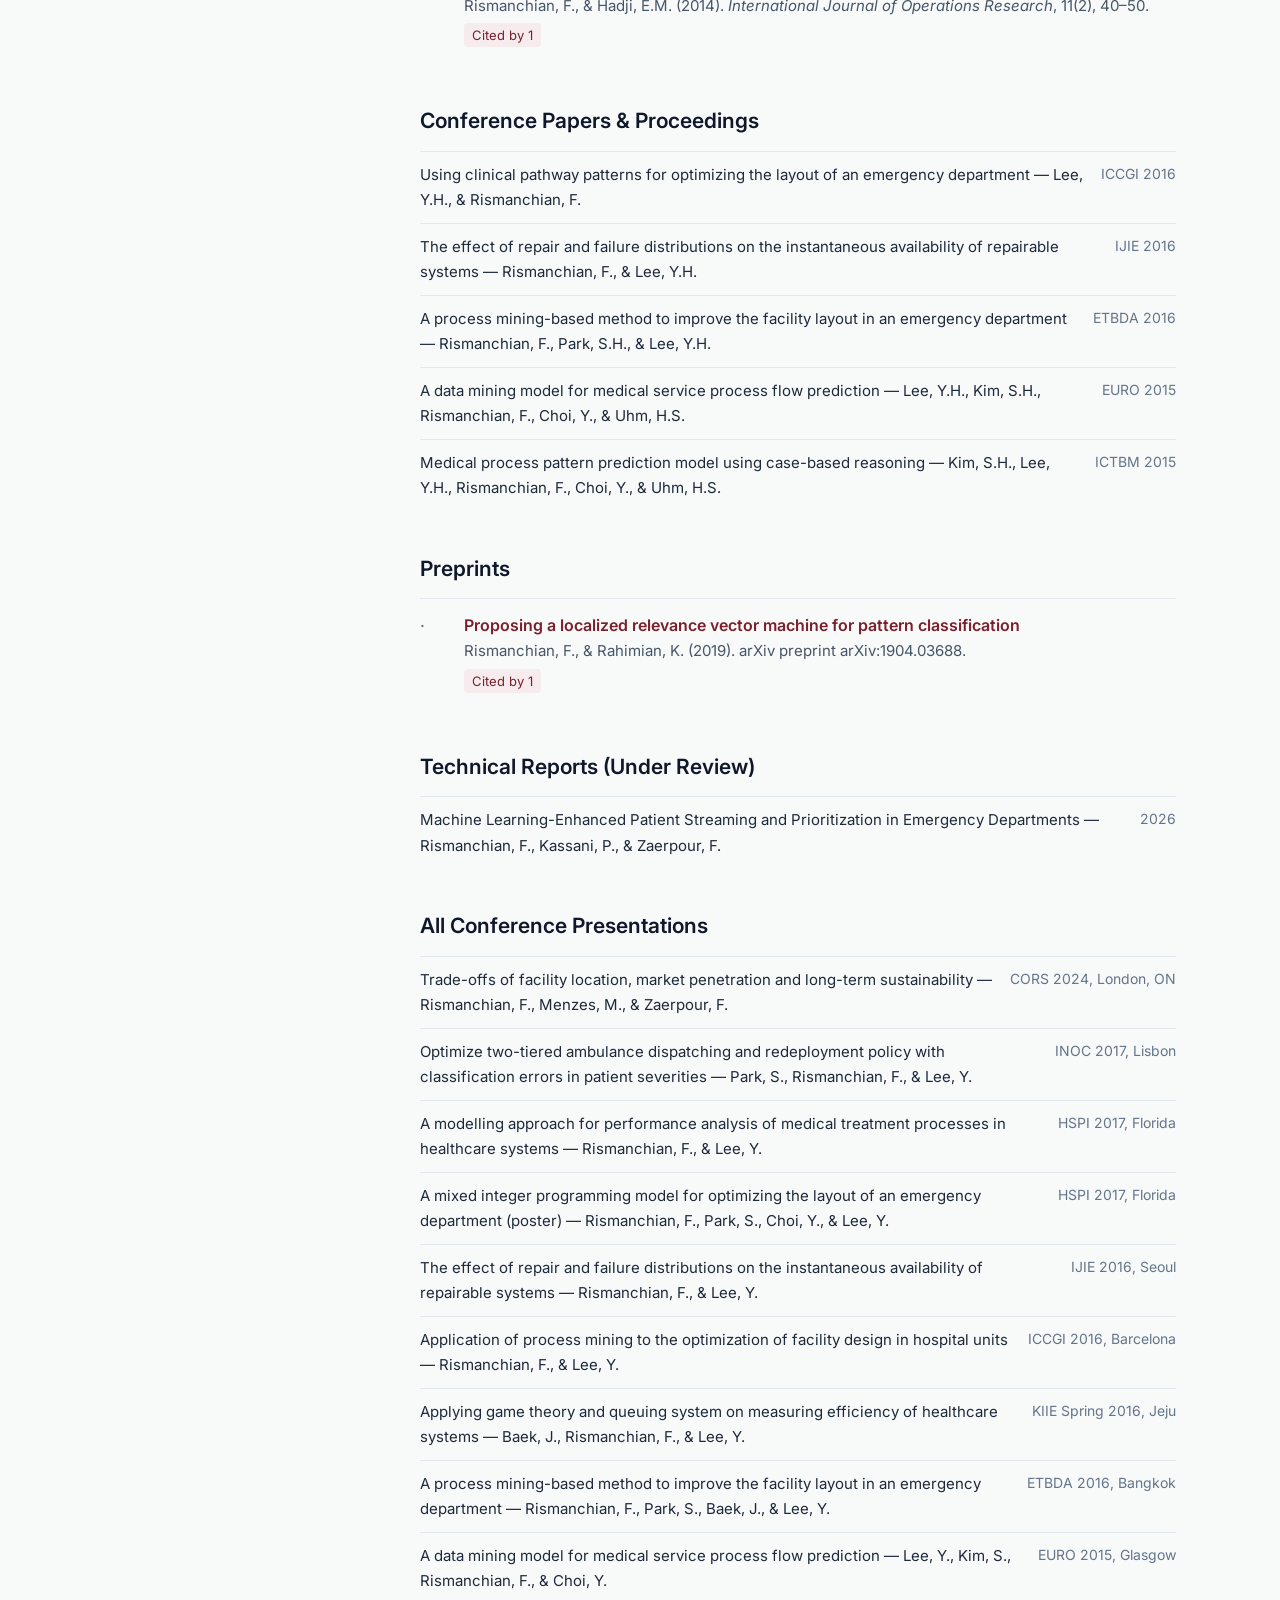
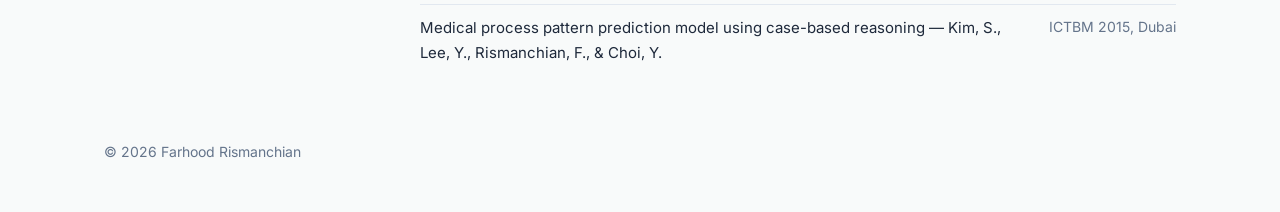
<file: publications.html>
<!DOCTYPE html>
<html lang="en">
<head>
<meta charset="UTF-8">
<meta name="viewport" content="width=device-width, initial-scale=1.0">
<title>Publications — Farhood Rismanchian, Ph.D.</title>
<meta name="description" content="Journal articles, conference papers, technical reports and presentations in operations research, simulation and optimization.">
<meta property="og:type" content="website">
<meta property="og:title" content="Publications — Farhood Rismanchian, Ph.D.">
<meta property="og:description" content="Journal articles, conference papers, technical reports and presentations in operations research, simulation and optimization.">
<meta property="og:url" content="https://farhoodrisman.github.io/publications.html">
<meta property="og:image" content="https://farhoodrisman.github.io/assets/img/Farhood-photo.jpg">
<meta name="twitter:card" content="summary">
<link rel="icon" href="data:image/svg+xml,%3Csvg xmlns='http://www.w3.org/2000/svg' viewBox='0 0 100 100'%3E%3Crect width='100' height='100' rx='20' fill='%237a1f2b'/%3E%3Ctext x='50' y='64' font-family='Arial,sans-serif' font-size='42' font-weight='bold' fill='white' text-anchor='middle'%3EFR%3C/text%3E%3C/svg%3E">
<link rel="preconnect" href="https://fonts.googleapis.com">
<link href="https://fonts.googleapis.com/css2?family=Inter:wght@400;500;600;700&display=swap" rel="stylesheet">
<link rel="stylesheet" href="assets/css/style.css">
</head>
<body>
<div class="layout">

  <aside class="sidebar">
    <a href="index.html"><img class="avatar" src="assets/img/Farhood-photo.jpg" alt="Portrait of Farhood Rismanchian" width="220" height="220"></a>
    <div class="id">
      <p class="name">Farhood Rismanchian</p>
      <p class="sub">Ph.D., Industrial Systems Engineering</p>
      <p class="sub">Winnipeg, Canada</p>
    </div>
    <div class="links">
      <a href="index.html#contact">Contact me</a>
      <a href="https://www.linkedin.com/in/farhood-rismanchian-9325a832/" target="_blank" rel="noopener">LinkedIn</a>
      <a href="https://scholar.google.com/citations?user=YFpS0EEAAAAJ&amp;hl=en" target="_blank" rel="noopener">Google Scholar</a>
    </div>
    <nav class="nav" aria-label="Site">
        <a href="index.html">About</a>
        <a href="projects.html">Projects</a>
        <a href="publications.html" class="active" aria-current="page">Publications</a>
        <a href="teaching.html">Teaching</a>
        <a href="cv.html">CV</a>
    </nav>
  </aside>

  <main class="content">
    <h1>Publications</h1>

  <p style="color: var(--muted); margin-bottom: 6px;">
    <a href="https://scholar.google.com/citations?user=YFpS0EEAAAAJ&hl=en" target="_blank" rel="noopener">Google Scholar profile</a>
  </p>
  <p style="color: var(--muted); font-size: 0.88rem; margin-bottom: 30px;">
    Metrics as of June 2026 — Citations: 428 &middot; h-index: 4 &middot; i10-index: 4.
    Citation counts are from Google Scholar and shift over time.
  </p>

  <section>
    <h2 class="section-title">Peer-Reviewed Journal Articles</h2>
    <ul class="pub-list">
      <li class="pub-item">
        <span class="idx">01</span>
        <div>
          <div class="pub-title">Emergency Care Capacity Planning: Strategic Trade-Offs Between Length of Stay and Cost</div>
          <div class="pub-meta">Rismanchian, F., Zaerpour, F., Shavarani, S.M., &amp; Lee, Y. (forthcoming). <em>IEEE Transactions on Engineering Management</em>.</div>
          <span class="pub-cited">Accepted &middot; In production</span>
        </div>
      </li>
      <li class="pub-item">
        <span class="idx">02</span>
        <div>
          <div class="pub-title"><a href="https://doi.org/10.1186/s12911-026-03758-w" target="_blank" rel="noopener">Reinforcement learning-based decision support for admission-time inpatient bed allocation</a></div>
          <div class="pub-meta">Kim, T., Son, M., Rismanchian, F., et al. (2026). <em>BMC Medical Informatics and Decision Making</em>, 26, 449.</div>
        </div>
      </li>
      <li class="pub-item">
        <span class="idx">03</span>
        <div>
          <div class="pub-title"><a href="https://doi.org/10.1080/00207543.2026.2616416" target="_blank" rel="noopener">Performance dynamics of warehousing innovations: a productivity and efficiency perspective</a></div>
          <div class="pub-meta">Rismanchian, F., Zaerpour, N., Soltani, N., &amp; Zaerpour, F. (2026). <em>International Journal of Production Research</em>, 1–20.</div>
          <span class="pub-cited">Cited by 2</span>
        </div>
      </li>
      <li class="pub-item">
        <span class="idx">04</span>
        <div>
          <div class="pub-title"><a href="https://doi.org/10.1016/j.jval.2022.04.002" target="_blank" rel="noopener">A data-driven approach to support the understanding and improvement of patients' journeys: a case study using electronic health records of an emergency department</a></div>
          <div class="pub-meta">Rismanchian, F., Kassani, S.H., Shavarani, S.M., &amp; Lee, Y.H. (2023). <em>Value in Health</em>, 26(1), 18–27.</div>
          <span class="pub-cited">Cited by 19</span>
        </div>
      </li>
      <li class="pub-item">
        <span class="idx">05</span>
        <div>
          <div class="pub-title"><a href="https://doi.org/10.1016/j.asoc.2021.107762" target="_blank" rel="noopener">k-relevance vectors: considering relevancy beside nearness</a></div>
          <div class="pub-meta">Kassani, S.H., Rismanchian, F., &amp; Kassani, P.H. (2021). <em>Applied Soft Computing</em>, 112, 107762.</div>
          <span class="pub-cited">Cited by 3</span>
        </div>
      </li>
      <li class="pub-item">
        <span class="idx">06</span>
        <div>
          <div class="pub-title"><a href="https://doi.org/10.1007/s00170-017-1363-1" target="_blank" rel="noopener">Application of hierarchical facility location problem for optimization of a drone delivery system: a case study of Amazon Prime Air in the city of San Francisco</a></div>
          <div class="pub-meta">Shavarani, S.M., Ghadiri Nejad, M., Rismanchian, F., &amp; Izbirak, G. (2018). <em>The International Journal of Advanced Manufacturing Technology</em>, 95(9–12).</div>
          <span class="pub-cited">Cited by 310</span>
        </div>
      </li>
      <li class="pub-item">
        <span class="idx">07</span>
        <div>
          <div class="pub-title"><a href="https://doi.org/10.1007/s12351-016-0254-9" target="_blank" rel="noopener">Moment-based approximations for first- and second-order transient performance measures of an unreliable workstation</a></div>
          <div class="pub-meta">Rismanchian, F., &amp; Lee, Y.H. (2018). <em>Operational Research</em>, 18(1), 75–95.</div>
          <span class="pub-cited">Cited by 4</span>
        </div>
      </li>
      <li class="pub-item">
        <span class="idx">08</span>
        <div>
          <div class="pub-title"><a href="https://scholar.google.com/scholar?q=Optimizing+hospital+facility+layout+planning+through+process+mining+of+clinical+pathways" target="_blank" rel="noopener">Optimizing hospital facility layout planning through process mining of clinical pathways</a></div>
          <div class="pub-meta">Lee, Y.H., &amp; Rismanchian, F. (2018). <em>Annals of Optimization Theory and Practice</em>, 1(1), 1–9.</div>
          <span class="pub-cited">Cited by 11</span>
        </div>
      </li>
      <li class="pub-item">
        <span class="idx">09</span>
        <div>
          <div class="pub-title"><a href="https://doi.org/10.1177/1937586716674471" target="_blank" rel="noopener">Process mining–based method of designing and optimizing the layouts of emergency departments in hospitals</a></div>
          <div class="pub-meta">Rismanchian, F., &amp; Lee, Y.H. (2017). <em>HERD: Health Environments Research &amp; Design Journal</em>, 10(4), 105–120.</div>
          <span class="pub-cited">Cited by 77</span>
        </div>
      </li>
      <li class="pub-item">
        <span class="idx">10</span>
        <div>
          <div class="pub-title"><a href="https://scholar.google.com/scholar?q=Transient+analysis+of+single+machine+production+line+dynamics+Rismanchian+Hadji" target="_blank" rel="noopener">Transient analysis of single machine production line dynamics</a></div>
          <div class="pub-meta">Rismanchian, F., &amp; Hadji, E.M. (2014). <em>International Journal of Operations Research</em>, 11(2), 40–50.</div>
          <span class="pub-cited">Cited by 1</span>
        </div>
      </li>
    </ul>
  </section>

  <section>
    <h2 class="section-title">Conference Papers &amp; Proceedings</h2>
    <ul class="simple-list">
      <li><span>Using clinical pathway patterns for optimizing the layout of an emergency department — Lee, Y.H., &amp; Rismanchian, F.</span><span class="meta">ICCGI 2016</span></li>
      <li><span>The effect of repair and failure distributions on the instantaneous availability of repairable systems — Rismanchian, F., &amp; Lee, Y.H.</span><span class="meta">IJIE 2016</span></li>
      <li><span>A process mining-based method to improve the facility layout in an emergency department — Rismanchian, F., Park, S.H., &amp; Lee, Y.H.</span><span class="meta">ETBDA 2016</span></li>
      <li><span>A data mining model for medical service process flow prediction — Lee, Y.H., Kim, S.H., Rismanchian, F., Choi, Y., &amp; Uhm, H.S.</span><span class="meta">EURO 2015</span></li>
      <li><span>Medical process pattern prediction model using case-based reasoning — Kim, S.H., Lee, Y.H., Rismanchian, F., Choi, Y., &amp; Uhm, H.S.</span><span class="meta">ICTBM 2015</span></li>
    </ul>
  </section>

  <section>
    <h2 class="section-title">Preprints</h2>
    <ul class="pub-list">
      <li class="pub-item">
        <span class="idx">·</span>
        <div>
          <div class="pub-title"><a href="https://arxiv.org/abs/1904.03688" target="_blank" rel="noopener">Proposing a localized relevance vector machine for pattern classification</a></div>
          <div class="pub-meta">Rismanchian, F., &amp; Rahimian, K. (2019). arXiv preprint arXiv:1904.03688.</div>
          <span class="pub-cited">Cited by 1</span>
        </div>
      </li>
    </ul>
  </section>

  <section>
    <h2 class="section-title">Technical Reports (Under Review)</h2>
    <ul class="simple-list">
      <li><span>Machine Learning-Enhanced Patient Streaming and Prioritization in Emergency Departments — Rismanchian, F., Kassani, P., &amp; Zaerpour, F.</span><span class="meta">2026</span></li>
    </ul>
  </section>

  <section>
    <h2 class="section-title" id="presentations">All Conference Presentations</h2>
    <ul class="simple-list">
      <li><span>Trade-offs of facility location, market penetration and long-term sustainability — Rismanchian, F., Menzes, M., &amp; Zaerpour, F.</span><span class="meta">CORS 2024, London, ON</span></li>
      <li><span>Optimize two-tiered ambulance dispatching and redeployment policy with classification errors in patient severities — Park, S., Rismanchian, F., &amp; Lee, Y.</span><span class="meta">INOC 2017, Lisbon</span></li>
      <li><span>A modelling approach for performance analysis of medical treatment processes in healthcare systems — Rismanchian, F., &amp; Lee, Y.</span><span class="meta">HSPI 2017, Florida</span></li>
      <li><span>A mixed integer programming model for optimizing the layout of an emergency department (poster) — Rismanchian, F., Park, S., Choi, Y., &amp; Lee, Y.</span><span class="meta">HSPI 2017, Florida</span></li>
      <li><span>The effect of repair and failure distributions on the instantaneous availability of repairable systems — Rismanchian, F., &amp; Lee, Y.</span><span class="meta">IJIE 2016, Seoul</span></li>
      <li><span>Application of process mining to the optimization of facility design in hospital units — Rismanchian, F., &amp; Lee, Y.</span><span class="meta">ICCGI 2016, Barcelona</span></li>
      <li><span>Applying game theory and queuing system on measuring efficiency of healthcare systems — Baek, J., Rismanchian, F., &amp; Lee, Y.</span><span class="meta">KIIE Spring 2016, Jeju</span></li>
      <li><span>A process mining-based method to improve the facility layout in an emergency department — Rismanchian, F., Park, S., Baek, J., &amp; Lee, Y.</span><span class="meta">ETBDA 2016, Bangkok</span></li>
      <li><span>A data mining model for medical service process flow prediction — Lee, Y., Kim, S., Rismanchian, F., &amp; Choi, Y.</span><span class="meta">EURO 2015, Glasgow</span></li>
      <li><span>Medical process pattern prediction model using case-based reasoning — Kim, S., Lee, Y., Rismanchian, F., &amp; Choi, Y.</span><span class="meta">ICTBM 2015, Dubai</span></li>
    </ul>
  </section>


  </main>

</div>
<footer class="foot">&copy; 2026 Farhood Rismanchian</footer>
</body>
</html>
</file>
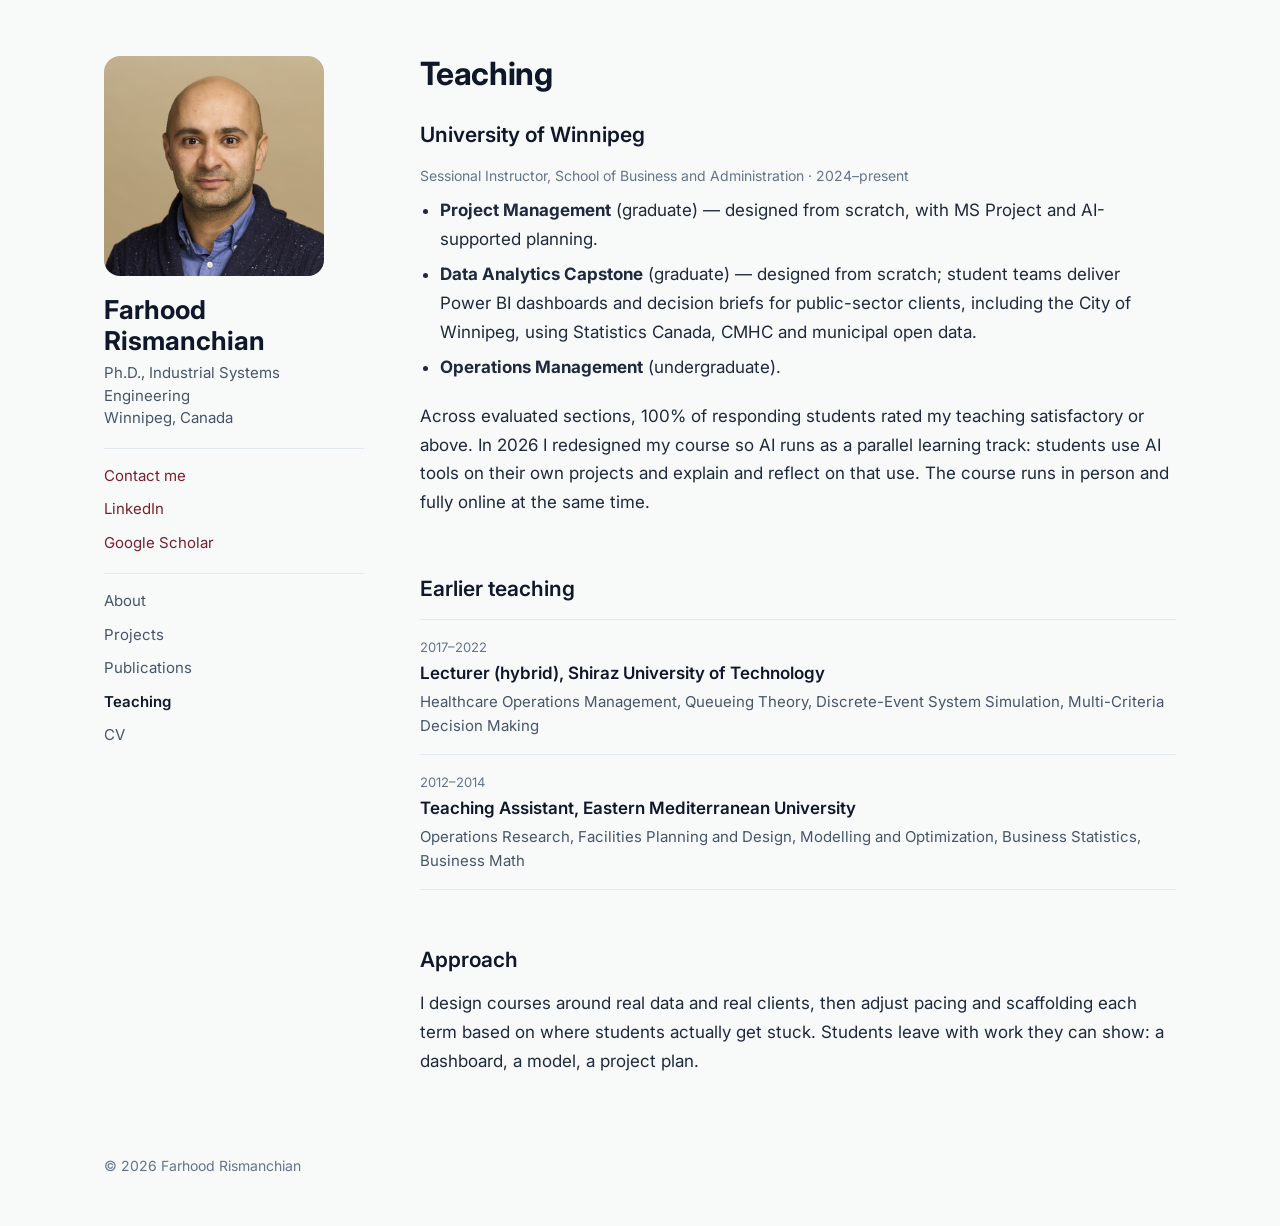
<file: teaching.html>
<!DOCTYPE html>
<html lang="en">
<head>
<meta charset="UTF-8">
<meta name="viewport" content="width=device-width, initial-scale=1.0">
<title>Teaching — Farhood Rismanchian, Ph.D.</title>
<meta name="description" content="Teaching in project management, operations management and data analytics at the University of Winnipeg and earlier in Iran and Cyprus.">
<meta property="og:type" content="website">
<meta property="og:title" content="Teaching — Farhood Rismanchian, Ph.D.">
<meta property="og:description" content="Teaching in project management, operations management and data analytics at the University of Winnipeg and earlier in Iran and Cyprus.">
<meta property="og:url" content="https://farhoodrisman.github.io/teaching.html">
<meta property="og:image" content="https://farhoodrisman.github.io/assets/img/Farhood-photo.jpg">
<meta name="twitter:card" content="summary">
<link rel="icon" href="data:image/svg+xml,%3Csvg xmlns='http://www.w3.org/2000/svg' viewBox='0 0 100 100'%3E%3Crect width='100' height='100' rx='20' fill='%237a1f2b'/%3E%3Ctext x='50' y='64' font-family='Arial,sans-serif' font-size='42' font-weight='bold' fill='white' text-anchor='middle'%3EFR%3C/text%3E%3C/svg%3E">
<link rel="preconnect" href="https://fonts.googleapis.com">
<link href="https://fonts.googleapis.com/css2?family=Inter:wght@400;500;600;700&display=swap" rel="stylesheet">
<link rel="stylesheet" href="assets/css/style.css">
</head>
<body>
<div class="layout">

  <aside class="sidebar">
    <a href="index.html"><img class="avatar" src="assets/img/Farhood-photo.jpg" alt="Portrait of Farhood Rismanchian" width="220" height="220"></a>
    <div class="id">
      <p class="name">Farhood Rismanchian</p>
      <p class="sub">Ph.D., Industrial Systems Engineering</p>
      <p class="sub">Winnipeg, Canada</p>
    </div>
    <div class="links">
      <a href="index.html#contact">Contact me</a>
      <a href="https://www.linkedin.com/in/farhood-rismanchian-9325a832/" target="_blank" rel="noopener">LinkedIn</a>
      <a href="https://scholar.google.com/citations?user=YFpS0EEAAAAJ&amp;hl=en" target="_blank" rel="noopener">Google Scholar</a>
    </div>
    <nav class="nav" aria-label="Site">
        <a href="index.html">About</a>
        <a href="projects.html">Projects</a>
        <a href="publications.html">Publications</a>
        <a href="teaching.html" class="active" aria-current="page">Teaching</a>
        <a href="cv.html">CV</a>
    </nav>
  </aside>

  <main class="content">
    <h1>Teaching</h1>
    <section>
      <h2>University of Winnipeg</h2>
      <p class="meta">Sessional Instructor, School of Business and Administration &middot; 2024&ndash;present</p>
      <ul>
        <li><strong>Project Management</strong> (graduate) &mdash; designed from scratch, with MS Project and AI-supported planning.</li>
        <li><strong>Data Analytics Capstone</strong> (graduate) &mdash; designed from scratch; student teams deliver Power BI dashboards and decision briefs for public-sector clients, including the City of Winnipeg, using Statistics Canada, CMHC and municipal open data.</li>
        <li><strong>Operations Management</strong> (undergraduate).</li>
      </ul>
      <p>Across evaluated sections, 100% of responding students rated my teaching satisfactory or above. In 2026 I redesigned my course so AI runs as a parallel learning track: students use AI tools on their own projects and explain and reflect on that use. The course runs in person and fully online at the same time.</p>
    </section>

    <section>
      <h2>Earlier teaching</h2>
      <div class="rows">
        <div class="row"><span class="tag">2017&ndash;2022</span><span class="row-t">Lecturer (hybrid), Shiraz University of Technology</span><span class="row-d">Healthcare Operations Management, Queueing Theory, Discrete-Event System Simulation, Multi-Criteria Decision Making</span></div>
        <div class="row"><span class="tag">2012&ndash;2014</span><span class="row-t">Teaching Assistant, Eastern Mediterranean University</span><span class="row-d">Operations Research, Facilities Planning and Design, Modelling and Optimization, Business Statistics, Business Math</span></div>
      </div>
    </section>

    <section>
      <h2>Approach</h2>
      <p>I design courses around real data and real clients, then adjust pacing and scaffolding each term based on where students actually get stuck. Students leave with work they can show: a dashboard, a model, a project plan.</p>
    </section>
  </main>

</div>
<footer class="foot">&copy; 2026 Farhood Rismanchian</footer>
</body>
</html>
</file>
<file: assets/css/style.css>
/* Farhood Rismanchian — personal site
   Clean minimal profile layout (sidebar + content), Inter, maroon accent.
   No build step: plain HTML/CSS served by GitHub Pages. */

:root {
  --accent: #7a1f2b;
  --accent-dark: #5c1620;
  --ink: #0f172a;
  --text: #1e293b;
  --muted: #475569;
  --faint: #64748b;
  --line: #e2e8f0;
  --bg: #f8fafa;
  --card: #ffffff;
  --serif: "Inter", system-ui, -apple-system, "Segoe UI", sans-serif; /* kept for older inline styles */
  --sans: "Inter", system-ui, -apple-system, "Segoe UI", sans-serif;
}

* { box-sizing: border-box; min-width: 0; }
html { scroll-padding-top: 24px; }
body { margin: 0; background: var(--bg); color: var(--text); font: 17px/1.7 var(--sans); }

a { color: var(--accent); text-decoration: none; }
a:hover { color: var(--accent-dark); text-decoration: underline; }
a:focus-visible { outline: 2px solid var(--accent); outline-offset: 2px; border-radius: 2px; }

.layout {
  max-width: 1120px;
  margin: 0 auto;
  padding: 56px 24px 40px;
  display: flex;
  flex-wrap: wrap;
  gap: 56px;
  align-items: flex-start;
}

/* ---------- Sidebar ---------- */
.sidebar {
  flex: 1 1 260px;
  max-width: 300px;
  display: flex;
  flex-direction: column;
  gap: 18px;
  position: sticky;
  top: 32px;
}
.avatar { width: 220px; height: 220px; border-radius: 16px; object-fit: cover; object-position: center; display: block; }
.id p { margin: 0; }
.name { font-size: 26px; line-height: 1.2; font-weight: 700; color: var(--ink); margin-bottom: 6px !important; }
.sub { font-size: 15px; color: var(--muted); line-height: 1.5; }
.links, .nav { display: flex; flex-direction: column; gap: 8px; font-size: 15px; padding-top: 14px; border-top: 1px solid var(--line); }
.links a { overflow-wrap: anywhere; }
.nav a { color: var(--muted); }
.nav a.active { color: var(--ink); font-weight: 600; }
.nav a:hover { color: var(--accent); text-decoration: none; }

/* ---------- Content ---------- */
.content { flex: 999 1 560px; display: flex; flex-direction: column; gap: 40px; }
.content h1 { margin: 0 0 -16px; font-size: 32px; line-height: 1.15; font-weight: 700; color: var(--ink); letter-spacing: -0.01em; }
.content h2, h2.section-title { margin: 0 0 12px; font-size: 21px; font-weight: 600; color: var(--ink); }
section { display: flex; flex-direction: column; }
section > p, .content > p { margin: 0 0 14px; }
.lead { color: var(--muted); }
.muted { color: var(--muted); }
.meta { font-size: 14px; color: var(--faint); margin: 0 0 8px !important; }
ul { padding-left: 20px; margin: 0 0 14px; }
li { margin-bottom: 6px; }

.chips { list-style: none; padding: 0; margin: 4px 0 0; display: flex; flex-wrap: wrap; gap: 8px; }
.chips li { font-size: 14px; padding: 5px 12px; border-radius: 999px; background: var(--card); border: 1px solid var(--line); color: #334155; margin: 0; }

.cards { display: grid; grid-template-columns: repeat(2, minmax(0, 1fr)); gap: 16px; }
.card { background: var(--card); border: 1px solid var(--line); border-radius: 12px; padding: 18px; display: flex; flex-direction: column; gap: 6px; }
.card .meta { margin: 0 !important; font-size: 13px; }
.card-t { font-weight: 600; font-size: 16px; color: var(--ink); line-height: 1.4; }
.card-d { font-size: 15px; color: var(--muted); line-height: 1.6; }

.rows { display: flex; flex-direction: column; margin-bottom: 12px; }
.row { display: block; padding: 16px 0; border-top: 1px solid var(--line); color: var(--ink); }
.row:last-child { border-bottom: 1px solid var(--line); }
a.row:hover { text-decoration: none; }
a.row:hover .row-t { color: var(--accent); }
.tag { display: block; font-size: 13px; color: var(--faint); margin-bottom: 4px; }
.row-t { display: block; font-size: 17px; font-weight: 600; line-height: 1.4; }
.row-d { display: block; margin-top: 4px; font-size: 15px; color: var(--muted); line-height: 1.6; }

.pub { font-size: 16px; line-height: 1.6; }

/* ---------- Projects page ---------- */
.project { border-top: 1px solid var(--line); padding-top: 24px; scroll-margin-top: 24px; }
.project h2 { margin: 0 0 4px; }
.project p { margin: 0 0 10px; font-size: 16px; }
.project .tag { color: var(--accent); font-weight: 600; }

/* ---------- Publications + CV (shared lists) ---------- */
.pub-list { list-style: none; padding: 0; margin: 0; }
.pub-item { padding: 14px 0; border-top: 1px solid var(--line); display: grid; grid-template-columns: 34px minmax(0, 1fr); gap: 10px; margin: 0; }
.pub-item .idx { color: var(--faint); font-weight: 600; font-size: 15px; }
.pub-title { font-weight: 600; font-size: 16px; color: var(--ink); line-height: 1.5; }
.pub-meta { color: var(--muted); font-size: 15px; margin-top: 2px; line-height: 1.55; }
.pub-cited { display: inline-block; margin-top: 6px; font-size: 13px; color: var(--accent); background: #f6ecee; border-radius: 4px; padding: 1px 8px; }
.pub-group-label { font-size: 13px; color: var(--faint); margin: 24px 0 6px; }

.cv-entry { padding: 16px 0; border-top: 1px solid var(--line); }
.cv-entry-header { display: flex; justify-content: space-between; flex-wrap: wrap; gap: 4px 20px; align-items: baseline; }
.cv-role { font-weight: 600; font-size: 17px; color: var(--ink); }
.cv-dates { color: var(--faint); font-size: 14px; white-space: nowrap; }
.cv-org { color: var(--accent); font-size: 15px; margin: 2px 0 6px; }
.cv-entry ul { margin: 8px 0 0; }
.cv-entry li { font-size: 15px; }

.simple-list { list-style: none; padding: 0; margin: 0; }
.simple-list li { padding: 10px 0; border-top: 1px solid var(--line); font-size: 15px; display: flex; justify-content: space-between; gap: 16px; flex-wrap: wrap; margin: 0; }
.simple-list li > span:first-child { flex: 1 1 380px; }
.yr { white-space: nowrap; }
.simple-list li .meta { color: var(--faint); font-size: 14px; margin: 0 !important; white-space: nowrap; }

.skills-list { list-style: none; padding: 0; margin: 0; display: flex; flex-wrap: wrap; gap: 8px; }
.skills-list li { font-size: 14px; padding: 5px 12px; border-radius: 999px; background: var(--card); border: 1px solid var(--line); color: #334155; margin: 0; }

.foot { max-width: 1120px; margin: 0 auto; padding: 24px 24px 48px; font-size: 14px; color: var(--faint); }

/* ---------- Contact form ---------- */
.contact form { display: flex; flex-direction: column; gap: 14px; background: var(--card); border: 1px solid var(--line); border-radius: 12px; padding: 20px; }
.contact label { display: flex; flex-direction: column; gap: 6px; font-size: 14px; font-weight: 600; color: var(--ink); }
.contact input, .contact textarea { font: 16px/1.5 var(--sans); color: var(--text); padding: 10px 12px; border: 1px solid #cbd5e1; border-radius: 8px; background: #fff; }
.contact input:focus, .contact textarea:focus { outline: 2px solid var(--accent); outline-offset: 1px; border-color: var(--accent); }
.contact textarea { resize: vertical; min-height: 140px; }
.field-row { display: grid; grid-template-columns: repeat(2, minmax(0, 1fr)); gap: 14px; }
.contact button { align-self: flex-start; min-height: 44px; padding: 10px 22px; font: 600 15px var(--sans); color: #fff; background: var(--accent); border: 0; border-radius: 8px; cursor: pointer; }
.contact button:hover { background: var(--accent-dark); }
.contact button:disabled { opacity: .6; cursor: wait; }
.hp { display: none !important; }
.form-status { margin: 0; font-size: 15px; }
.form-status.ok { color: #166534; }
.form-status.err { color: #b91c1c; }

/* ---------- Small screens ---------- */
@media (max-width: 760px) {
  .layout { padding-top: 32px; gap: 32px; }
  .sidebar { position: static; max-width: none; }
  .avatar { width: 140px; height: 140px; }
  .nav { flex-direction: row; flex-wrap: wrap; gap: 8px 18px; }
  .cards, .field-row { grid-template-columns: minmax(0, 1fr); }
  .content h1 { font-size: 28px; }
}

@media print {
  .sidebar .nav, .foot { display: none; }
  body { background: #fff; }
}
</file>
